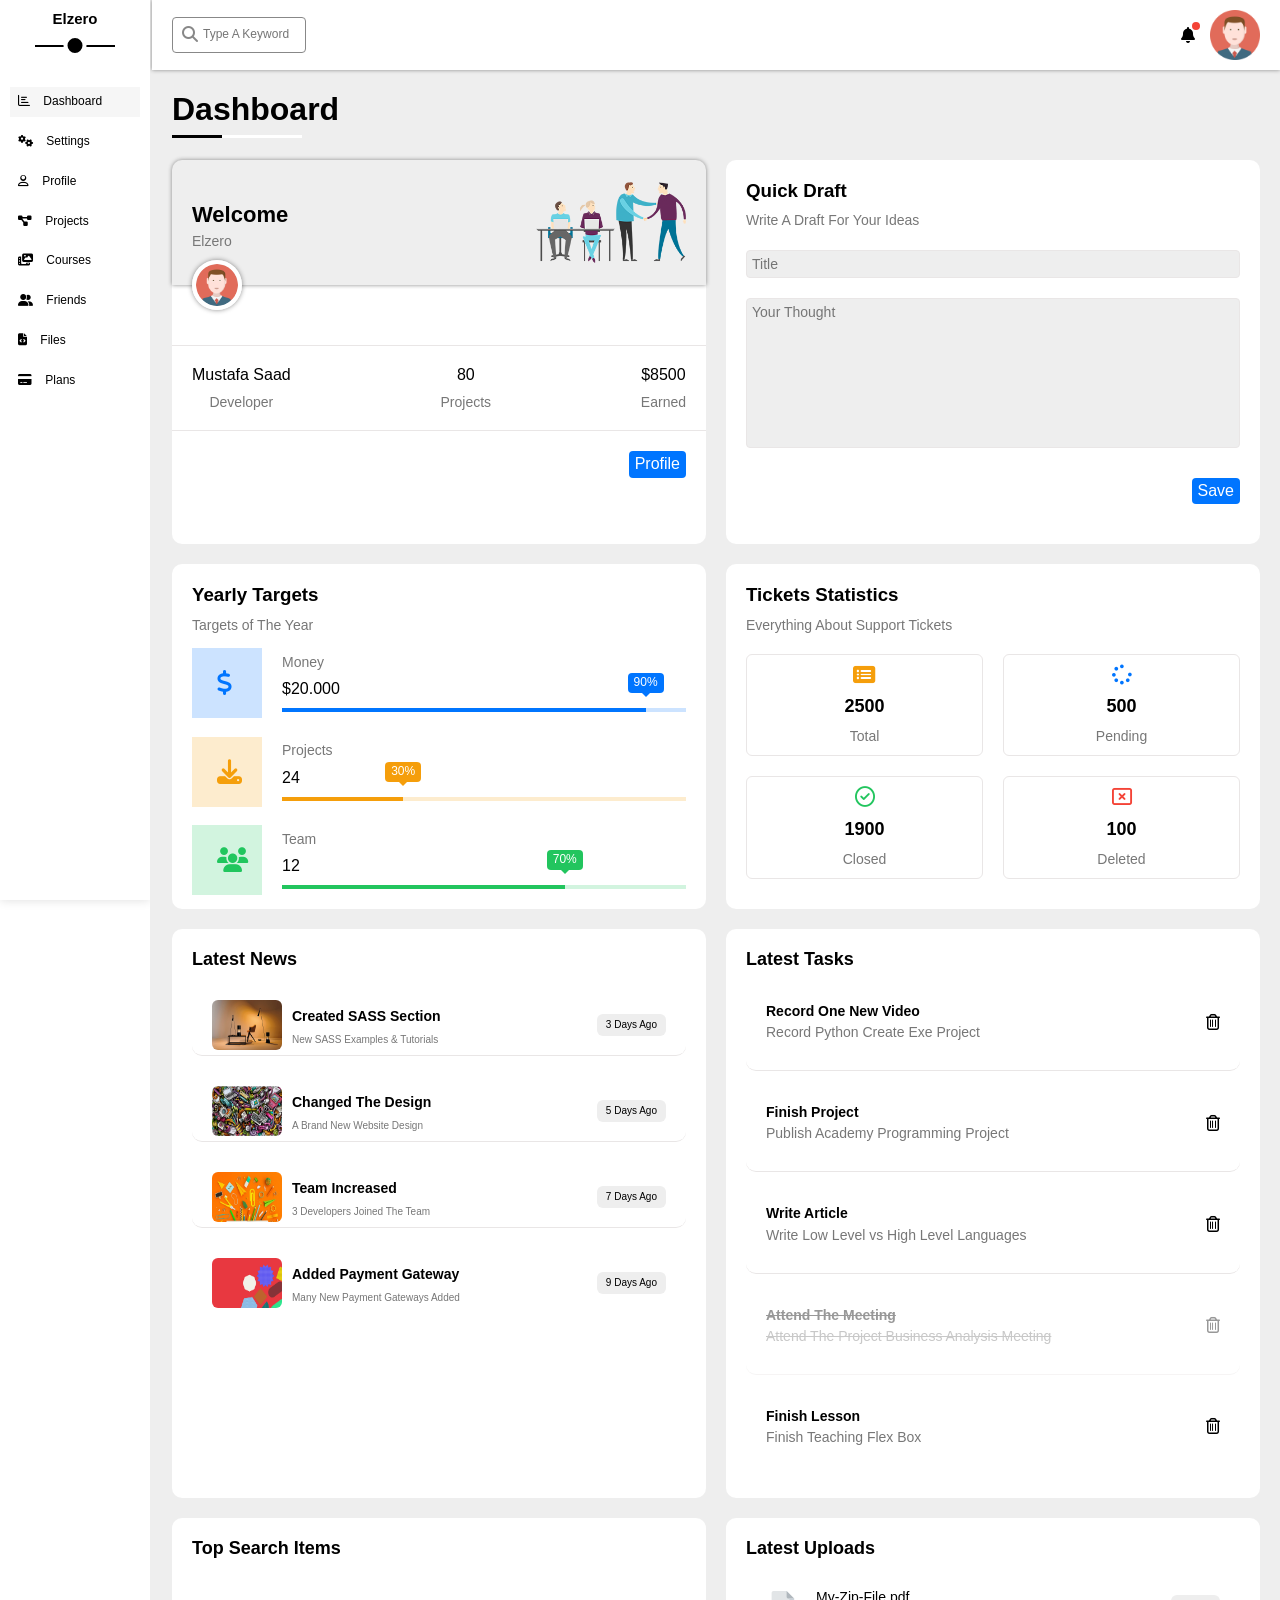
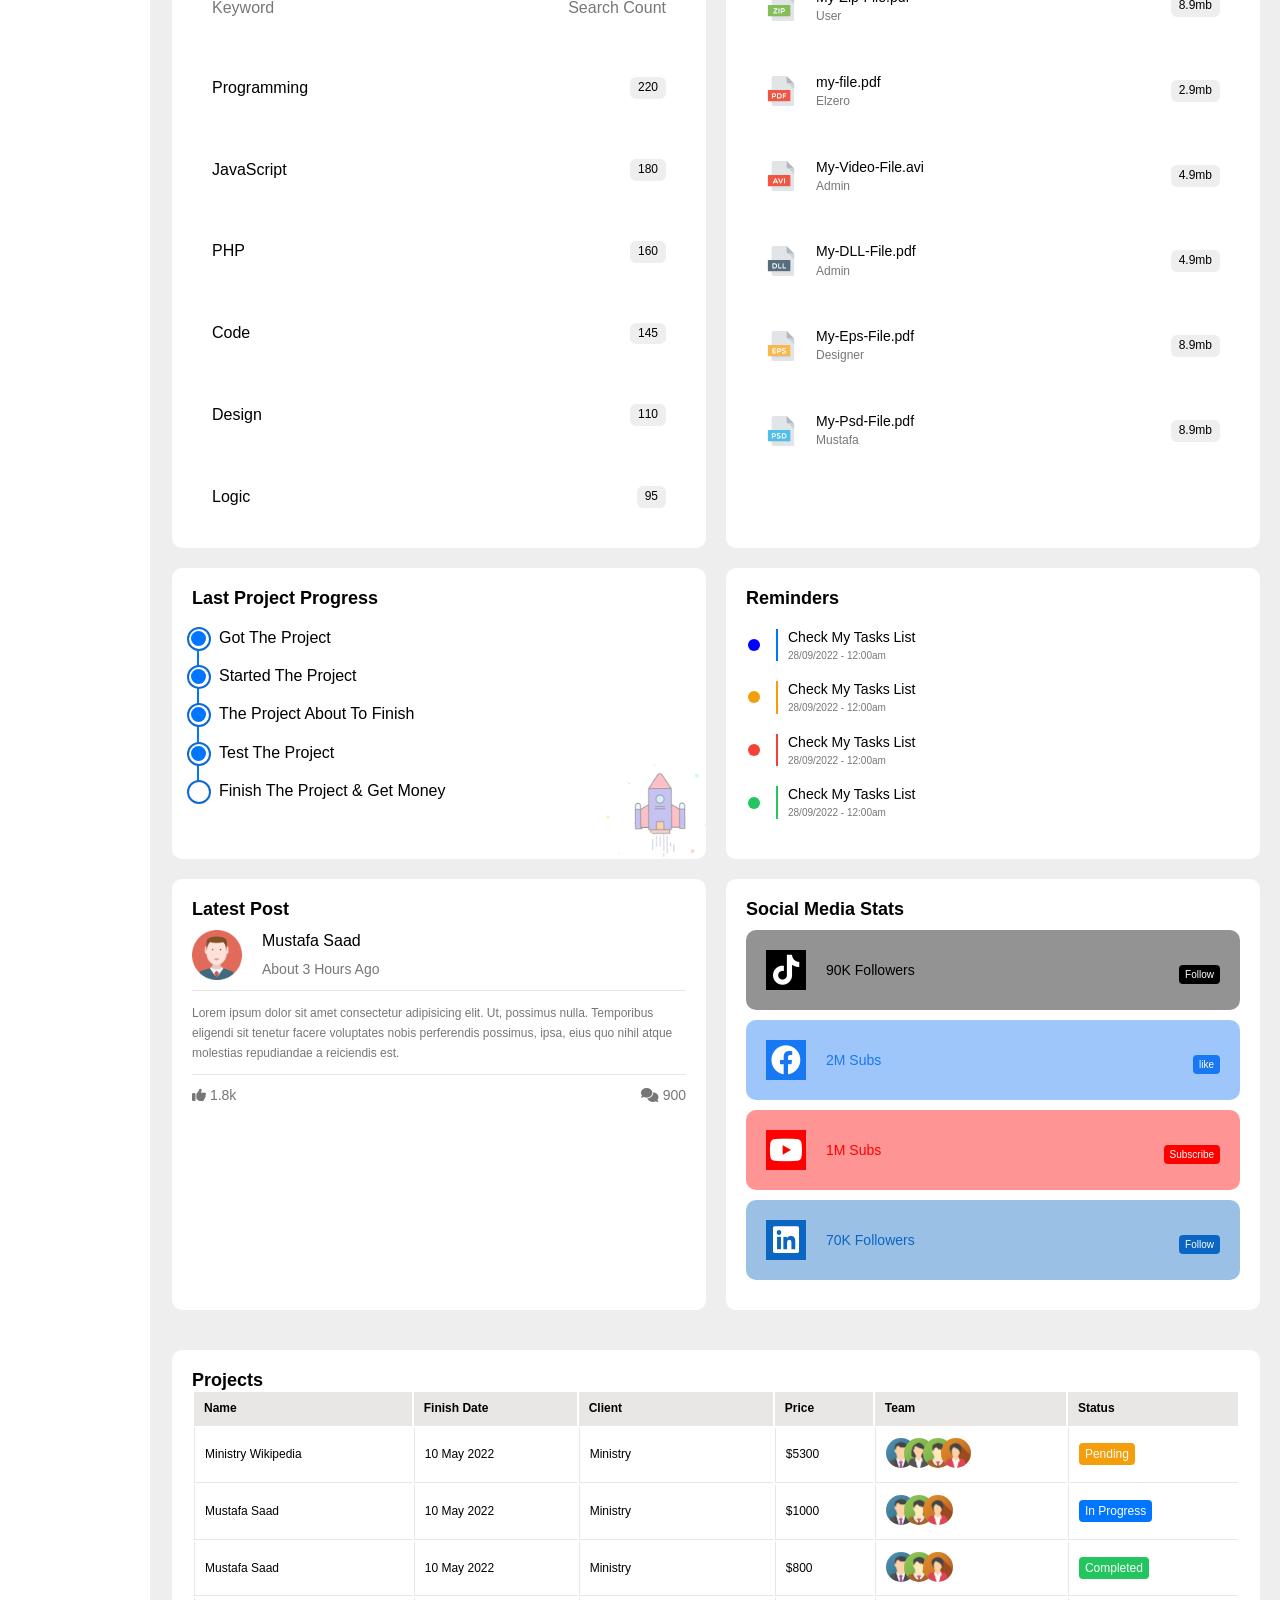
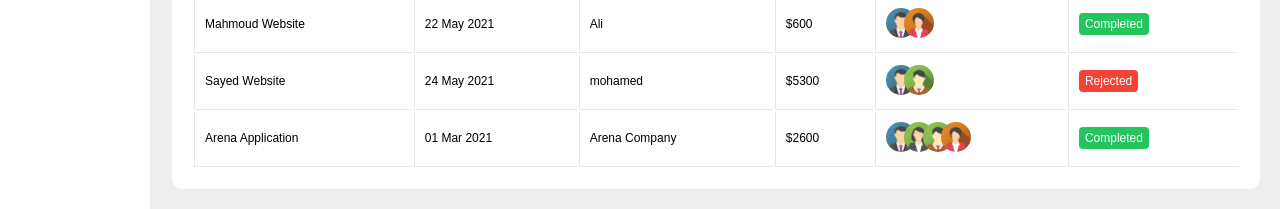
<file: index.html>
<!DOCTYPE html>
<html lang="en">

<head>
  <meta charset="UTF-8">
  <meta name="viewport" content="width=device-width, initial-scale=1.0">
  <title>Dashboard </title>
  <!-- Main Css file -->
  <link rel="stylesheet" href="Css/main.css">
  <!-- Framework Css -->
  <link rel="stylesheet" href="Css/framework.css">
  <!-- Normalize Css file -->
  <link rel="stylesheet" href="Css/normalize.css">
  <!-- font Awesom library  -->
  <link rel="stylesheet" href="Css/all.min.css">
  <link rel="stylesheet" href="Css/all.css">
  <!-- Google Fonts -->
  <link rel="preconnect" href="https://fonts.googleapis.com">
  <link rel="preconnect" href="https://fonts.gstatic.com" crossorigin>
  <link
    href="https://fonts.googleapis.com/css2?family=Open+Sans:ital,wdth,wght@0,75..100,300..800;1,75..100,300..800&family=Roboto:ital,wdth,wght@0,75..100,100..900;1,75..100,100..900&display=swap"
    rel="stylesheet">
</head>

<body>
  <div class="page">
    <div class="sidebar">
      <h3>Elzero</h3>
      <ul>
        <li>
          <a href="index.html" class="a-first">
            <i class="fa-regular fa-chart-bar"></i>
            <span>Dashboard</span>
          </a>
        </li>
        <li>
          <a href="Settings.html">
            <i class="fa-solid fa-gears"></i>
            <span>Settings</span>
          </a>
        </li>
        <li>
          <a href="Profile.html">
            <i class="fa-regular fa-user"></i>
            <span>Profile</span>
          </a>
        </li>
        <li>
          <a href="Projects.html">
            <i class="fa-solid fa-diagram-project"></i>
            <span>Projects</span>
          </a>
        </li>
        <li>
          <a href="Courses.html">
            <i class="fa-solid fa-photo-film"></i>
            <span>Courses</span>
          </a>
        </li>
        <li>
          <a href="Friends.html">
            <i class="fa-solid fa-user-group"></i>
            <span>Friends</span>
          </a>
        </li>
        <li>
          <a href="Files.html">
            <i class="fa-solid fa-file-code"></i>
            <span>Files</span>
          </a>
        </li>
        <li>
          <a href="Plans.html">
            <i class="fa-solid fa-credit-card"></i>
            <span>Plans</span>
          </a>
        </li>

      </ul>
    </div>
    <div class="content">
      <!-- start head  -->
      <div class="head">
        <div class="clsInput">
          <input type="text" placeholder="Type A Keyword">
        </div>
        <div class="icons">
          <i class="fa-solid fa-bell"></i>
          <img src="imgs/avatar.png" alt="">
        </div>
      </div>
      <!-- end head  -->
      <!-- start text-header   -->
      <h1 class="text-header">Dashboard</h1>
      <!-- start text-header   -->
      <div class="wrapper">
        <!-- start Welcome Widget -->
        <div class="welcome">
          <div class="head">
            <div class="text">
              <h3>Welcome</h3>
              <span>Elzero</span>
            </div>
            <img src="imgs/welcome.png" alt="">
          </div>
          <img src="imgs/avatar.png" alt="">
          <ul>
            <li><span>Mustafa Saad</span><span>Developer</span></li>
            <li><span>80</span><span>Projects</span></li>
            <li><span>$8500</span><span>Earned</span></li>
          </ul>
          <a href="">Profile</a>
        </div>
        <!-- end Welcome Widget -->
        <!-- start quick draft  -->
        <div class="quick">
          <div class="text">
            <h3>Quick Draft</h3>
            <span>Write A Draft For Your Ideas</span>
          </div>
          <form action="">
            <input type="text" placeholder="Title" id="">
            <textarea placeholder="Your Thought" name="" id=""></textarea>
          </form>
          <a href="">Save</a>
        </div>
        <!-- end quick draft  -->
        <!-- start yearly targets  -->
        <div class="target">
          <div class="text">
            <h3>Yearly Targets</h3>
            <span>Targets of The Year</span>
          </div>
          <div class="prog-holder blue">
            <span>Money</span>
            <span>$20.000</span>
            <div class="progress">
              <span style="width:90%" data-progress="90%"></span>
            </div>
          </div>
          <div class="prog-holder orange">
            <span>Projects</span>
            <span>24</span>
            <div class="progress">
              <span style="width:30%" data-progress="30%"></span>
            </div>
          </div>
          <div class="prog-holder green">
            <span>Team</span>
            <span>12</span>
            <div class="progress">
              <span style="width:70%" data-progress="70%"></span>
            </div>
          </div>
        </div>
        <!-- end yearly targets  -->
        <!-- start tickets  -->
        <div class="tickets">
          <div class="text">
            <h3>Tickets Statistics</h3>
            <span>Everything About Support Tickets</span>
          </div>
          <div class="parent-box">
            <div class="box one">
              <i class="fa-solid fa-rectangle-list"></i>
              <h2>2500</h2>
              <span>Total</span>
            </div>
            <div class="box two">
              <i class="fa-solid fa-spinner"></i>
              <h2>500</h2>
              <span>Pending</span>
            </div>
            <div class="box three">
              <i class="fa-regular fa-circle-check"></i>
              <h2>1900</h2>
              <span>Closed</span>
            </div>
            <div class="box four">
              <i class="fa-regular fa-rectangle-xmark"></i>
              <h2>100</h2>
              <span>Deleted</span>
            </div>
          </div>
        </div>
        <!-- end tickets  -->
        <!-- start News  -->
        <div class="news">
          <h2>Latest News</h2>
          <div class="box">
            <img src="imgs/news-01.png" alt="">
            <div class="text">
              <h3>Created SASS Section</h3>
              <span>New SASS Examples & Tutorials</span>
            </div>
            <span>3 Days Ago</span>
          </div>
          <div class="box">
            <img src="imgs/news-04.png" alt="">
            <div class="text">
              <h3>Changed The Design</h3>
              <span>A Brand New Website Design</span>
            </div>
            <span>5 Days Ago</span>
          </div>
          <div class="box">
            <img src="imgs/news-02.png" alt="">
            <div class="text">
              <h3>Team Increased</h3>
              <span>3 Developers Joined The Team</span>
            </div>
            <span>7 Days Ago</span>
          </div>
          <div class="box">
            <img src="imgs/news-03.png" alt="">
            <div class="text">
              <h3>Added Payment Gateway</h3>
              <span>Many New Payment Gateways Added</span>
            </div>
            <span>9 Days Ago</span>
          </div>
        </div>
        <!-- end News  -->
        <!-- start task  -->
        <div class="task">
          <h2>Latest Tasks</h2>
          <div class="box">
            <div class="text">
              <span>Record One New Video</span>
              <span>Record Python Create Exe Project</span>
            </div>
            <i class="fa-regular fa-trash-can"></i>
          </div>
          <div class="box">
            <div class="text">
              <span>Finish Project</span>
              <span>Publish Academy Programming Project</span>
            </div>
            <i class="fa-regular fa-trash-can"></i>
          </div>
          <div class="box">
            <div class="text">
              <span>Write Article</span>
              <span>Write Low Level vs High Level Languages</span>
            </div>
            <i class="fa-regular fa-trash-can"></i>
          </div>
          <div class="box clear">
            <div class="text">
              <span>Attend The Meeting</span>
              <span>Attend The Project Business Analysis Meeting</span>
            </div>
            <i class="fa-regular fa-trash-can"></i>
          </div>
          <div class="box">
            <div class="text">
              <span>Finish Lesson</span>
              <span>Finish Teaching Flex Box</span>
            </div>
            <i class="fa-regular fa-trash-can"></i>
          </div>
        </div>
        <!-- end task  -->
        <!-- start search  -->
        <div class="search">
          <h2>Top Search Items</h2>
          <div class="box">
            <span>Keyword</span>
            <span>Search Count</span>
          </div>
          <div class="box">
            <span>Programming</span>
            <span>220</span>
          </div>
          <div class="box">
            <span>JavaScript</span>
            <span>180 </span>
          </div>
          <div class="box">
            <span>PHP</span>
            <span>160 </span>
          </div>
          <div class="box">
            <span>Code</span>
            <span>145 </span>
          </div>
          <div class="box">
            <span>Design</span>
            <span>110 </span>
          </div>
          <div class="box">
            <span>Logic</span>
            <span>95</span>
          </div>
        </div>
        <!-- end search  -->
        <!-- start upload -->
        <div class="uploads">
          <h2>Latest Uploads</h2>
          <div class="box">
            <div class="image">
              <img src="imgs/zip.svg" alt="">
              <div class="text">
                <span>My-Zip-File.pdf</span>
                <span>User</span>
              </div>
            </div>
            <span>8.9mb</span>
          </div>
          <div class="box">
            <div class="image">
              <img src="imgs/pdf.svg" alt="">
              <div class="text">
                <span>my-file.pdf</span>
                <span>Elzero</span>
              </div>
            </div>
            <span>2.9mb</span>
          </div>
          <div class="box">
            <div class="image">
              <img src="imgs/avi.svg" alt="">
              <div class="text">
                <span>My-Video-File.avi</span>
                <span>Admin</span>
              </div>

            </div>
            <span>4.9mb</span>
          </div>
          <div class="box">
            <div class="image">
              <img src="imgs/dll.svg" alt="">
              <div class="text">
                <span>My-DLL-File.pdf</span>
                <span>Admin</span>
              </div>
            </div>
            <span>4.9mb</span>
          </div>
          <div class="box">
            <div class="image">
              <img src="imgs/eps.svg" alt="">
              <div class="text">
                <span>My-Eps-File.pdf</span>
                <span>Designer</span>
              </div>
            </div>
            <span>8.9mb</span>
          </div>
          <div class="box">
            <div class="image">
              <img src="imgs/psd.svg" alt="">
              <div class="text">
                <span>My-Psd-File.pdf</span>
                <span>Mustafa</span>
              </div>
            </div>
            <span>8.9mb</span>
          </div>
        </div>
        <!-- end upload -->
        <!-- start Project  -->
        <div class="project b-box">
          <h2 class="m-h2 ">Last Project Progress</h2>
          <ul>
            <li> Got The Project </li>
            <li> Started The Project</li>
            <li> The Project About To Finish
            </li>
            <li class="flash"> Test The Project
            </li>
            <li> Finish The Project & Get Money
            </li>
          </ul>
          <img src="imgs/project.png" alt="">
        </div>
        <!-- end Project  -->
        <!-- start Reminders  -->
        <div class="Reminders b-box">
          <h2 class="m-h2 ">Reminders</h2>
          <ul>
            <li> <span>Check My Tasks List</span> <span>28/09/2022 - 12:00am</span> </li>
            <li> <span>Check My Tasks List</span> <span>28/09/2022 - 12:00am</span> </li>
            <li> <span>Check My Tasks List</span> <span>28/09/2022 - 12:00am</span> </li>
            <li> <span>Check My Tasks List</span> <span>28/09/2022 - 12:00am</span> </li>
          </ul>
        </div>
        <!-- end Reminders  -->
        <!-- start post  -->
        <div class="post b-box">
          <h2 class="m-h2 ">Latest Post</h2>
          <div class="box-head">
            <img src="imgs/avatar.png" alt="">
            <div class="text">
              <span>Mustafa Saad</span>
              <span>About 3 Hours Ago</span>
            </div>
          </div>
          <p>Lorem ipsum dolor sit amet consectetur adipisicing elit. Ut, possimus nulla. Temporibus eligendi sit
            tenetur facere voluptates nobis perferendis possimus, ipsa, eius quo nihil atque molestias repudiandae a
            reiciendis est.</p>
          <div class="box-footer">
            <div class="subcribe">
              <i class="fa-solid fa-thumbs-up"></i>
              <span>1.8k</span>
            </div>
            <div class="comments">
              <i class="fa-solid fa-comments"></i>
              <span>900</span>
            </div>
          </div>
        </div>
        <!-- end post  -->
        <!-- start Social  -->
        <div class="social b-box">
          <h2 class="m-h2 ">Social Media Stats</h2>
          <div class="box tiktok ">
            <i class="fa-brands fa-tiktok"></i>
            <span>90K Followers</span>
            <a href="">Follow</a>
          </div>
          <div class="box facebook ">
            <i class="fa-brands fa-facebook"></i>
            <span>2M Subs</span>
            <a href="">like</a>
          </div>
          <div class="box youtube">
            <i class="fa-brands fa-youtube"></i>
            <span>1M Subs</span>
            <a href="">Subscribe</a>
          </div>
          <div class="box linkedin">
            <i class="fa-brands fa-linkedin"></i>
            <span>70K Followers</span>
            <a href="">Follow</a>
          </div>
        </div>
        <!-- end Social  -->
    
      </div>
    <!-- start table  -->
        <div class="table b-box">
          <h2 class="m-h2 ">Projects</h2>
          <div class="responsive-table">
            <table>
              <thead>
                <tr>
                  <th>Name</th>
                  <th>Finish Date</th>
                  <th>Client</th>
                  <th>Price</th>
                  <th>Team</th>
                  <th>Status</th>
                </tr>
              </thead>
              <tbody>
                <tr class="Pending">
                  <td>Ministry Wikipedia</td>
                  <td>10 May 2022</td>
                  <td>Ministry</td>
                  <td>$5300</td>
                  <td>
                    <img src="imgs/team-01.png" alt="">
                    <img src="imgs/team-02.png" alt="">
                    <img src="imgs/team-03.png" alt="">
                    <img src="imgs/team-04.png" alt="">
                  </td>
                  <td><a href="">Pending</a></td>
                </tr>
                <tr class="InProgress">
                  <td>Mustafa Saad</td>
                  <td>10 May 2022</td>
                  <td>Ministry</td>
                  <td>$1000</td>
                  <td>
                    <img src="imgs/team-01.png" alt="">
                    <img src="imgs/team-03.png" alt="">
                    <img src="imgs/team-04.png" alt="">
                  </td>
                  <td><a href="">In Progress</a></td>
                </tr>
                
                <tr class="Completed">
                  <td>Mustafa Saad</td>
                  <td>10 May 2022</td>
                  <td>Ministry</td>
                  <td>$800</td>
                  <td>
                    <img src="imgs/team-01.png" alt="">
                    <img src="imgs/team-03.png" alt="">
                    <img src="imgs/team-04.png" alt="">
                  </td>
                  <td><a href="">Completed</a></td>
                </tr>
                <tr class="Completed">
                  <td>Mahmoud Website</td>
                  <td>22 May 2021</td>
                  <td>Ali</td>
                  <td>$600</td>
                  <td>
                    <img src="imgs/team-01.png" alt="">
                    <img src="imgs/team-04.png" alt="">
                  </td>
                  <td><a href="">Completed</a></td>
                </tr>
                <tr class="Rejected">
                  <td>Sayed Website</td>
                  <td>24 May 2021</td>
                  <td>mohamed</td>
                  <td>$5300</td>
                  <td>
                    <img src="imgs/team-01.png" alt="">
                    <img src="imgs/team-03.png" alt="">
                  </td>
                  <td><a href="">Rejected</a></td>
                </tr>
                <tr  class="Completed">
                  <td>Arena Application</td>
                  <td>01 Mar 2021</td>
                  <td>Arena Company</td>
                  <td>$2600</td>
                  <td>
                    <img src="imgs/team-01.png" alt="">
                    <img src="imgs/team-02.png" alt="">
                    <img src="imgs/team-03.png" alt="">
                    <img src="imgs/team-04.png" alt="">
                  </td>
                  <td><a href="">Completed</a></td>
                </tr>
              </tbody>
            </table>
          </div>
        </div>
        <!-- end table  -->
    </div>
  </div>
  </div>

</body>

</html>
</file>
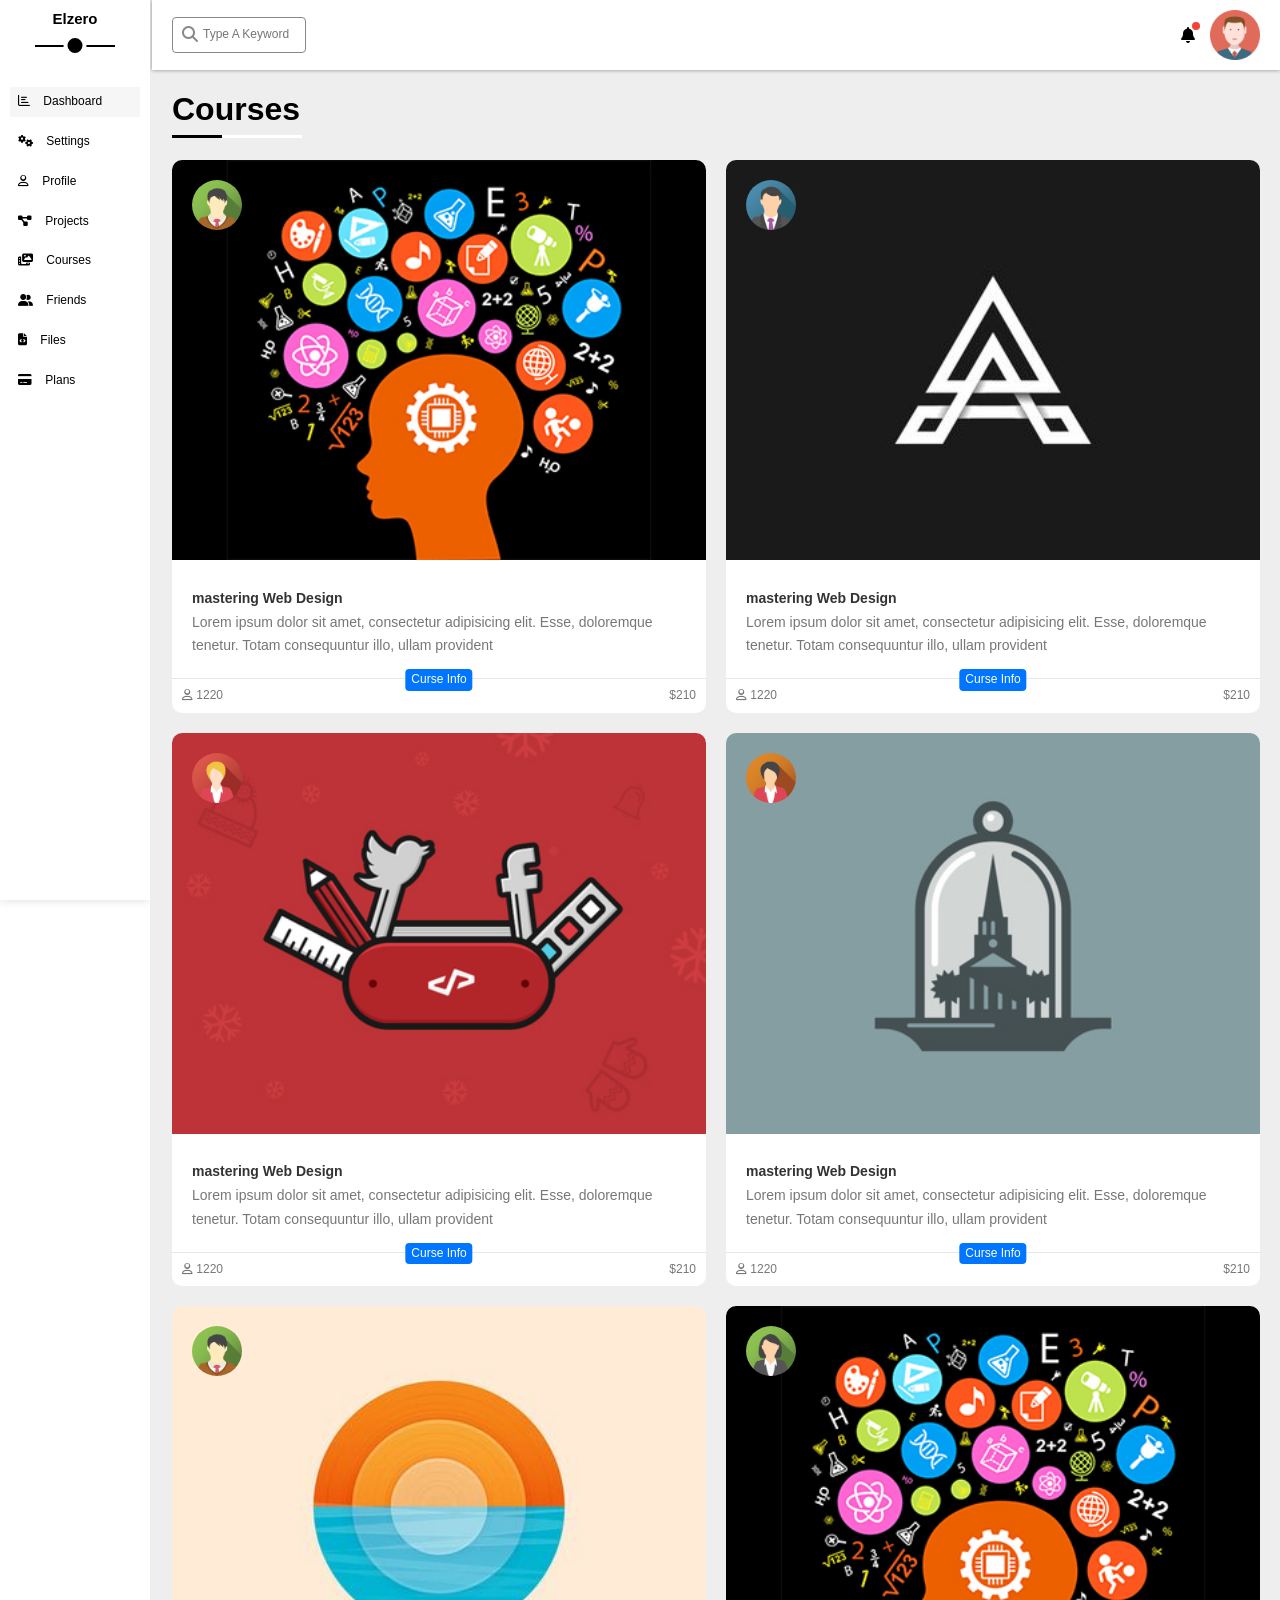
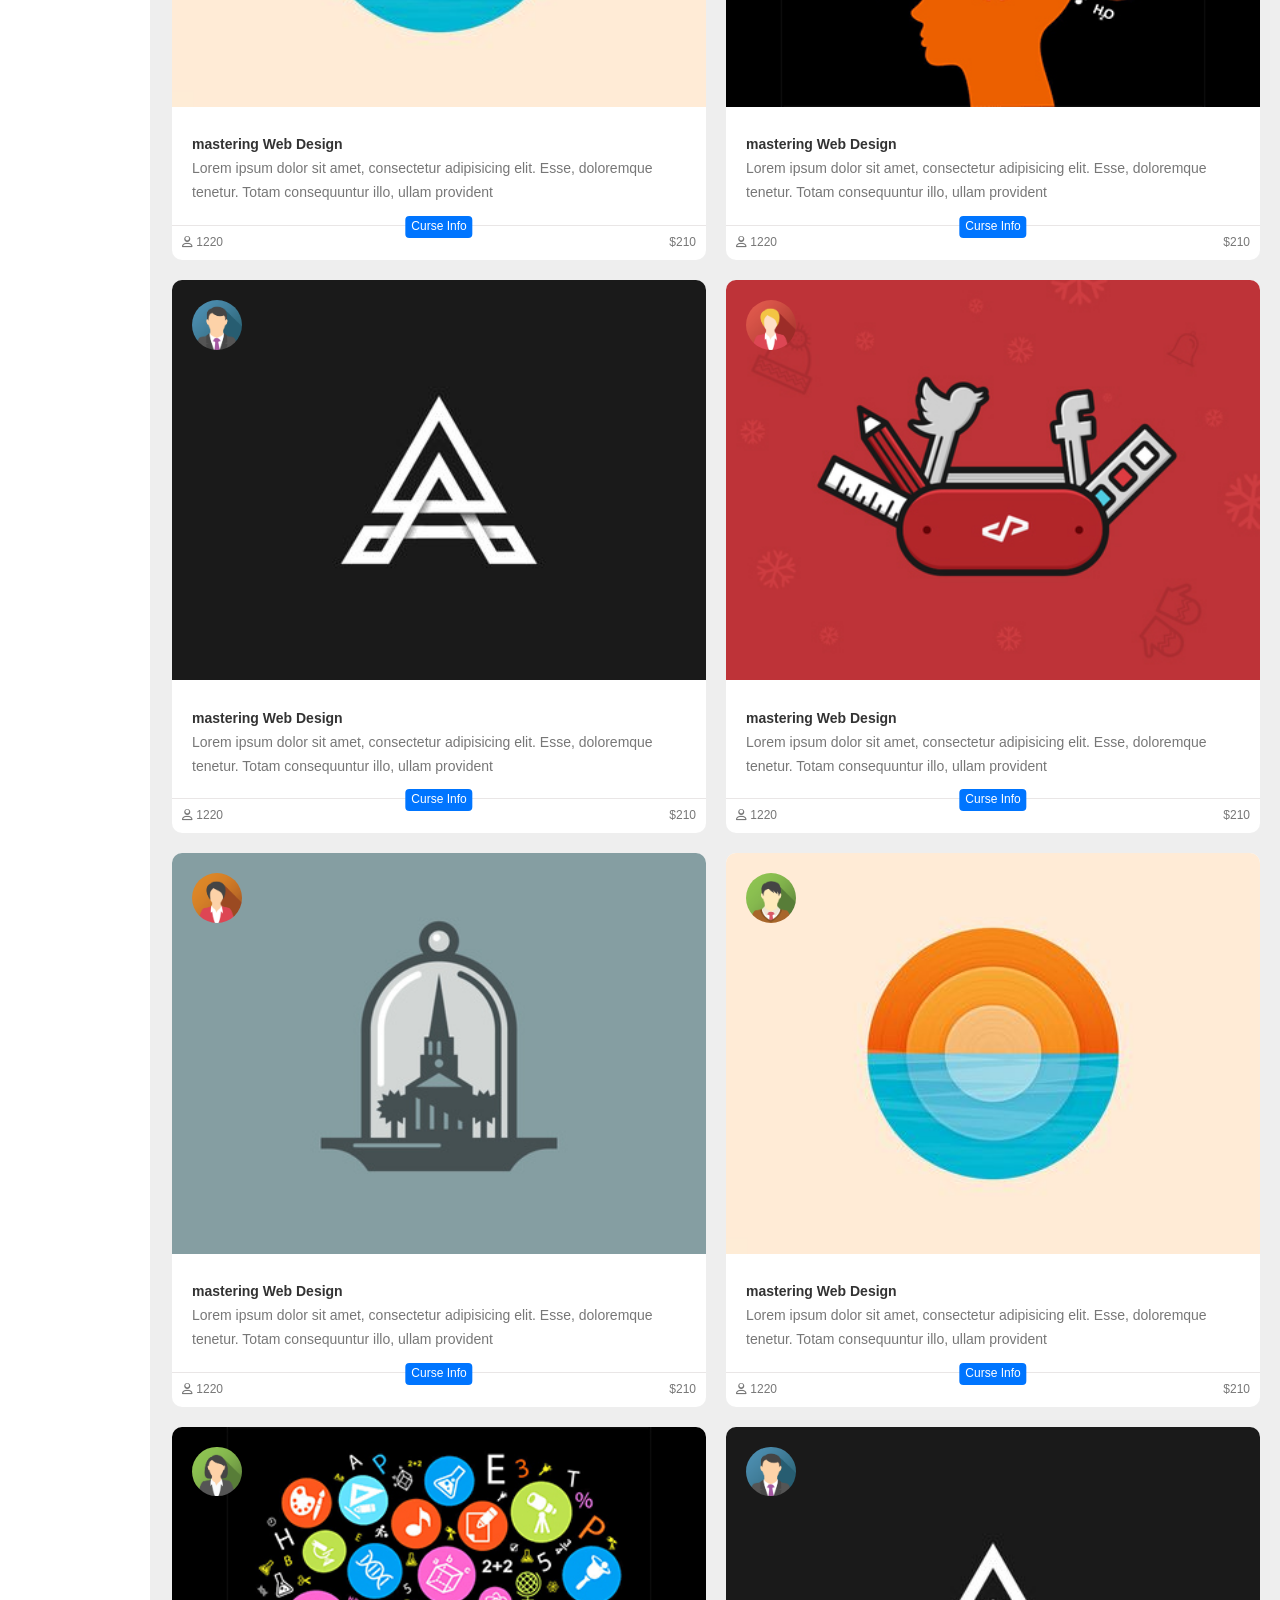
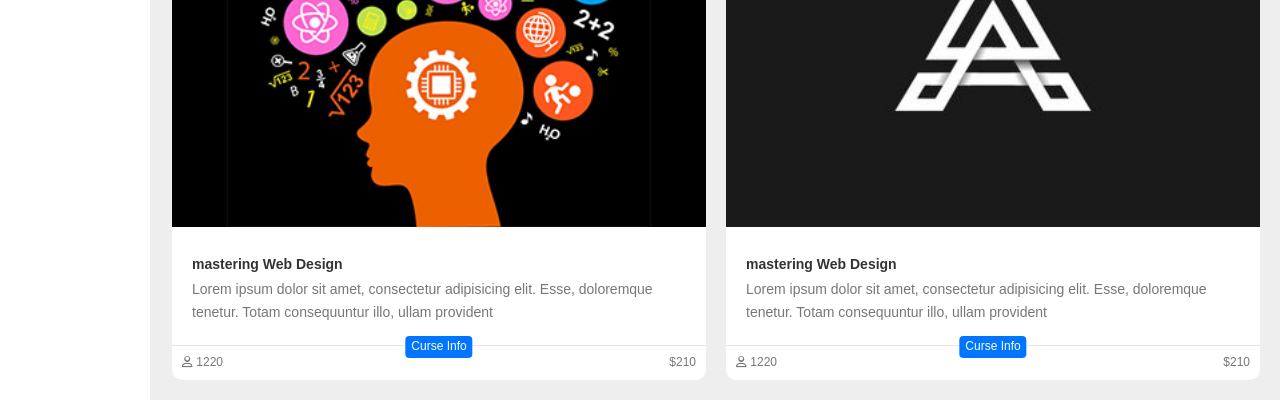
<file: Courses.html>
<!DOCTYPE html>
<html lang="en">

<head>
  <meta charset="UTF-8">
  <meta name="viewport" content="width=device-width, initial-scale=1.0">
  <title>Courses </title>
  <!-- Main Css file -->
  <link rel="stylesheet" href="Css/main.css">
  <!-- framework css file  -->
  <link rel="stylesheet" href="Css/framework.css">
  <!-- Normalize Css file -->
  <link rel="stylesheet" href="Css/normalize.css">
  <!-- font Awesom library  -->
  <link rel="stylesheet" href="Css/all.min.css">
  <link rel="stylesheet" href="Css/all.css">
  <!-- Google Fonts -->
  <link rel="preconnect" href="https://fonts.googleapis.com">
  <link rel="preconnect" href="https://fonts.gstatic.com" crossorigin>
  <link
    href="https://fonts.googleapis.com/css2?family=Open+Sans:ital,wdth,wght@0,75..100,300..800;1,75..100,300..800&family=Roboto:ital,wdth,wght@0,75..100,100..900;1,75..100,100..900&display=swap"
    rel="stylesheet">
</head>

<body>
  <div class="page">
    <div class="sidebar">
      <h3>Elzero</h3>
      <ul>
        <li>
          <a href="index.html" class="a-first">
            <i class="fa-regular fa-chart-bar"></i>
            <span>Dashboard</span>
          </a>
        </li>
        <li>
          <a href="Settings.html">
            <i class="fa-solid fa-gears"></i>
            <span>Settings</span>
          </a>
        </li>
        <li>
          <a href="Profile.html">
            <i class="fa-regular fa-user"></i>
            <span>Profile</span>
          </a>
        </li>
        <li>
          <a href="Projects.html">
            <i class="fa-solid fa-diagram-project"></i>
            <span>Projects</span>
          </a>
        </li>
        <li>
          <a href="Courses.html">
            <i class="fa-solid fa-photo-film"></i>
            <span>Courses</span>
          </a>
        </li>
        <li>
          <a href="Friends.html">
            <i class="fa-solid fa-user-group"></i>
            <span>Friends</span>
          </a>
        </li>
        <li>
          <a href="Files.html">
            <i class="fa-solid fa-file-code"></i>
            <span>Files</span>
          </a>
        </li>
        <li>
          <a href="Plans.html">
            <i class="fa-solid fa-credit-card"></i>
            <span>Plans</span>
          </a>
        </li>

      </ul>
    </div>
    <div class="content">
      <!-- start head  -->
      <div class="head">
        <div class="clsInput">
          <input type="text" placeholder="Type A Keyword">
        </div>
        <div class="icons">
          <i class="fa-solid fa-bell"></i>
          <img src="imgs/avatar.png" alt="">
        </div>
      </div>
      <!-- end head  -->
      <!-- start text-header   -->
      <h1 class="text-header">Courses</h1>
      <!-- start text-header   -->
      <div class="wrapper">
        <div class="course-box ">
          <div class="image">
            <img src="imgs/course-02.jpg" alt="">
            <img src="imgs/team-03.png" alt="">
          </div>
          <div class="course-text">
            <h2>mastering Web Design</h2>
            <p>Lorem ipsum dolor sit amet, consectetur adipisicing elit. Esse, doloremque tenetur. Totam consequuntur
              illo, ullam provident</p>
          </div>
          <div class="footer">
            <div class="start">
              <i class="fa-regular fa-user"></i>
              <span>1220</span>
            </div>
            <span>Curse Info</span>
            <span>$210</span>
          </div>
        </div>
        <div class="course-box ">
          <div class="image">
            <img src="imgs/course-01.jpg" alt="">
            <img src="imgs/team-01.png" alt="">
          </div>
          <div class="course-text">
            <h2>mastering Web Design</h2>
            <p>Lorem ipsum dolor sit amet, consectetur adipisicing elit. Esse, doloremque tenetur. Totam consequuntur
              illo, ullam provident</p>
          </div>
          <div class="footer">
            <div class="start">
              <i class="fa-regular fa-user"></i>
              <span>1220</span>
            </div>
            <span>Curse Info</span>
            <span>$210</span>
          </div>
        </div>
        <div class="course-box ">
          <div class="image">
            <img src="imgs/course-05.jpg" alt="">
            <img src="imgs/team-05.png" alt="">
          </div>
          <div class="course-text">
            <h2>mastering Web Design</h2>
            <p>Lorem ipsum dolor sit amet, consectetur adipisicing elit. Esse, doloremque tenetur. Totam consequuntur
              illo, ullam provident</p>
          </div>
          <div class="footer">
            <div class="start">
              <i class="fa-regular fa-user"></i>
              <span>1220</span>
            </div>
            <span>Curse Info</span>
            <span>$210</span>
          </div>
        </div>
        <div class="course-box ">
          <div class="image">
            <img src="imgs/course-04.jpg" alt="">
            <img src="imgs/team-04.png" alt="">
          </div>
          <div class="course-text">
            <h2>mastering Web Design</h2>
            <p>Lorem ipsum dolor sit amet, consectetur adipisicing elit. Esse, doloremque tenetur. Totam consequuntur
              illo, ullam provident</p>
          </div>
          <div class="footer">
            <div class="start">
              <i class="fa-regular fa-user"></i>
              <span>1220</span>
            </div>
            <span>Curse Info</span>
            <span>$210</span>
          </div>
        </div>
        <div class="course-box ">
          <div class="image">
            <img src="imgs/course-03.jpg" alt="">
            <img src="imgs/team-03.png" alt="">
          </div>
          <div class="course-text">
            <h2>mastering Web Design</h2>
            <p>Lorem ipsum dolor sit amet, consectetur adipisicing elit. Esse, doloremque tenetur. Totam consequuntur
              illo, ullam provident</p>
          </div>
          <div class="footer">
            <div class="start">
              <i class="fa-regular fa-user"></i>
              <span>1220</span>
            </div>
            <span>Curse Info</span>
            <span>$210</span>
          </div>
        </div>
        <div class="course-box ">
          <div class="image">
            <img src="imgs/course-02.jpg" alt="">
            <img src="imgs/team-02.png" alt="">
          </div>
          <div class="course-text">
            <h2>mastering Web Design</h2>
            <p>Lorem ipsum dolor sit amet, consectetur adipisicing elit. Esse, doloremque tenetur. Totam consequuntur
              illo, ullam provident</p>
          </div>
          <div class="footer">
            <div class="start">
              <i class="fa-regular fa-user"></i>
              <span>1220</span>
            </div>
            <span>Curse Info</span>
            <span>$210</span>
          </div>
        </div>
        <div class="course-box ">
          <div class="image">
            <img src="imgs/course-01.jpg" alt="">
            <img src="imgs/team-01.png" alt="">
          </div>
          <div class="course-text">
            <h2>mastering Web Design</h2>
            <p>Lorem ipsum dolor sit amet, consectetur adipisicing elit. Esse, doloremque tenetur. Totam consequuntur
              illo, ullam provident</p>
          </div>
          <div class="footer">
            <div class="start">
              <i class="fa-regular fa-user"></i>
              <span>1220</span>
            </div>
            <span>Curse Info</span>
            <span>$210</span>
          </div>
        </div>
        <div class="course-box ">
          <div class="image">
            <img src="imgs/course-05.jpg" alt="">
            <img src="imgs/team-05.png" alt="">
          </div>
          <div class="course-text">
            <h2>mastering Web Design</h2>
            <p>Lorem ipsum dolor sit amet, consectetur adipisicing elit. Esse, doloremque tenetur. Totam consequuntur
              illo, ullam provident</p>
          </div>
          <div class="footer">
            <div class="start">
              <i class="fa-regular fa-user"></i>
              <span>1220</span>
            </div>
            <span>Curse Info</span>
            <span>$210</span>
          </div>
        </div>
        <div class="course-box ">
          <div class="image">
            <img src="imgs/course-04.jpg" alt="">
            <img src="imgs/team-04.png" alt="">
          </div>
          <div class="course-text">
            <h2>mastering Web Design</h2>
            <p>Lorem ipsum dolor sit amet, consectetur adipisicing elit. Esse, doloremque tenetur. Totam consequuntur
              illo, ullam provident</p>
          </div>
          <div class="footer">
            <div class="start">
              <i class="fa-regular fa-user"></i>
              <span>1220</span>
            </div>
            <span>Curse Info</span>
            <span>$210</span>
          </div>
        </div>
        <div class="course-box ">
          <div class="image">
            <img src="imgs/course-03.jpg" alt="">
            <img src="imgs/team-03.png" alt="">
          </div>
          <div class="course-text">
            <h2>mastering Web Design</h2>
            <p>Lorem ipsum dolor sit amet, consectetur adipisicing elit. Esse, doloremque tenetur. Totam consequuntur
              illo, ullam provident</p>
          </div>
          <div class="footer">
            <div class="start">
              <i class="fa-regular fa-user"></i>
              <span>1220</span>
            </div>
            <span>Curse Info</span>
            <span>$210</span>
          </div>
        </div>
        <div class="course-box ">
          <div class="image">
            <img src="imgs/course-02.jpg" alt="">
            <img src="imgs/team-02.png" alt="">
          </div>
          <div class="course-text">
            <h2>mastering Web Design</h2>
            <p>Lorem ipsum dolor sit amet, consectetur adipisicing elit. Esse, doloremque tenetur. Totam consequuntur
              illo, ullam provident</p>
          </div>
          <div class="footer">
            <div class="start">
              <i class="fa-regular fa-user"></i>
              <span>1220</span>
            </div>
            <span>Curse Info</span>
            <span>$210</span>
          </div>
        </div>
        <div class="course-box ">
          <div class="image">
            <img src="imgs/course-01.jpg" alt="">
            <img src="imgs/team-01.png" alt="">
          </div>
          <div class="course-text">
            <h2>mastering Web Design</h2>
            <p>Lorem ipsum dolor sit amet, consectetur adipisicing elit. Esse, doloremque tenetur. Totam consequuntur
              illo, ullam provident</p>
          </div>
          <div class="footer">
            <div class="start">
              <i class="fa-regular fa-user"></i>
              <span>1220</span>
            </div>
            <span>Curse Info</span>
            <span>$210</span>
          </div>
        </div>
      </div>
    </div>
  </div>

</body>


</html>
</file>
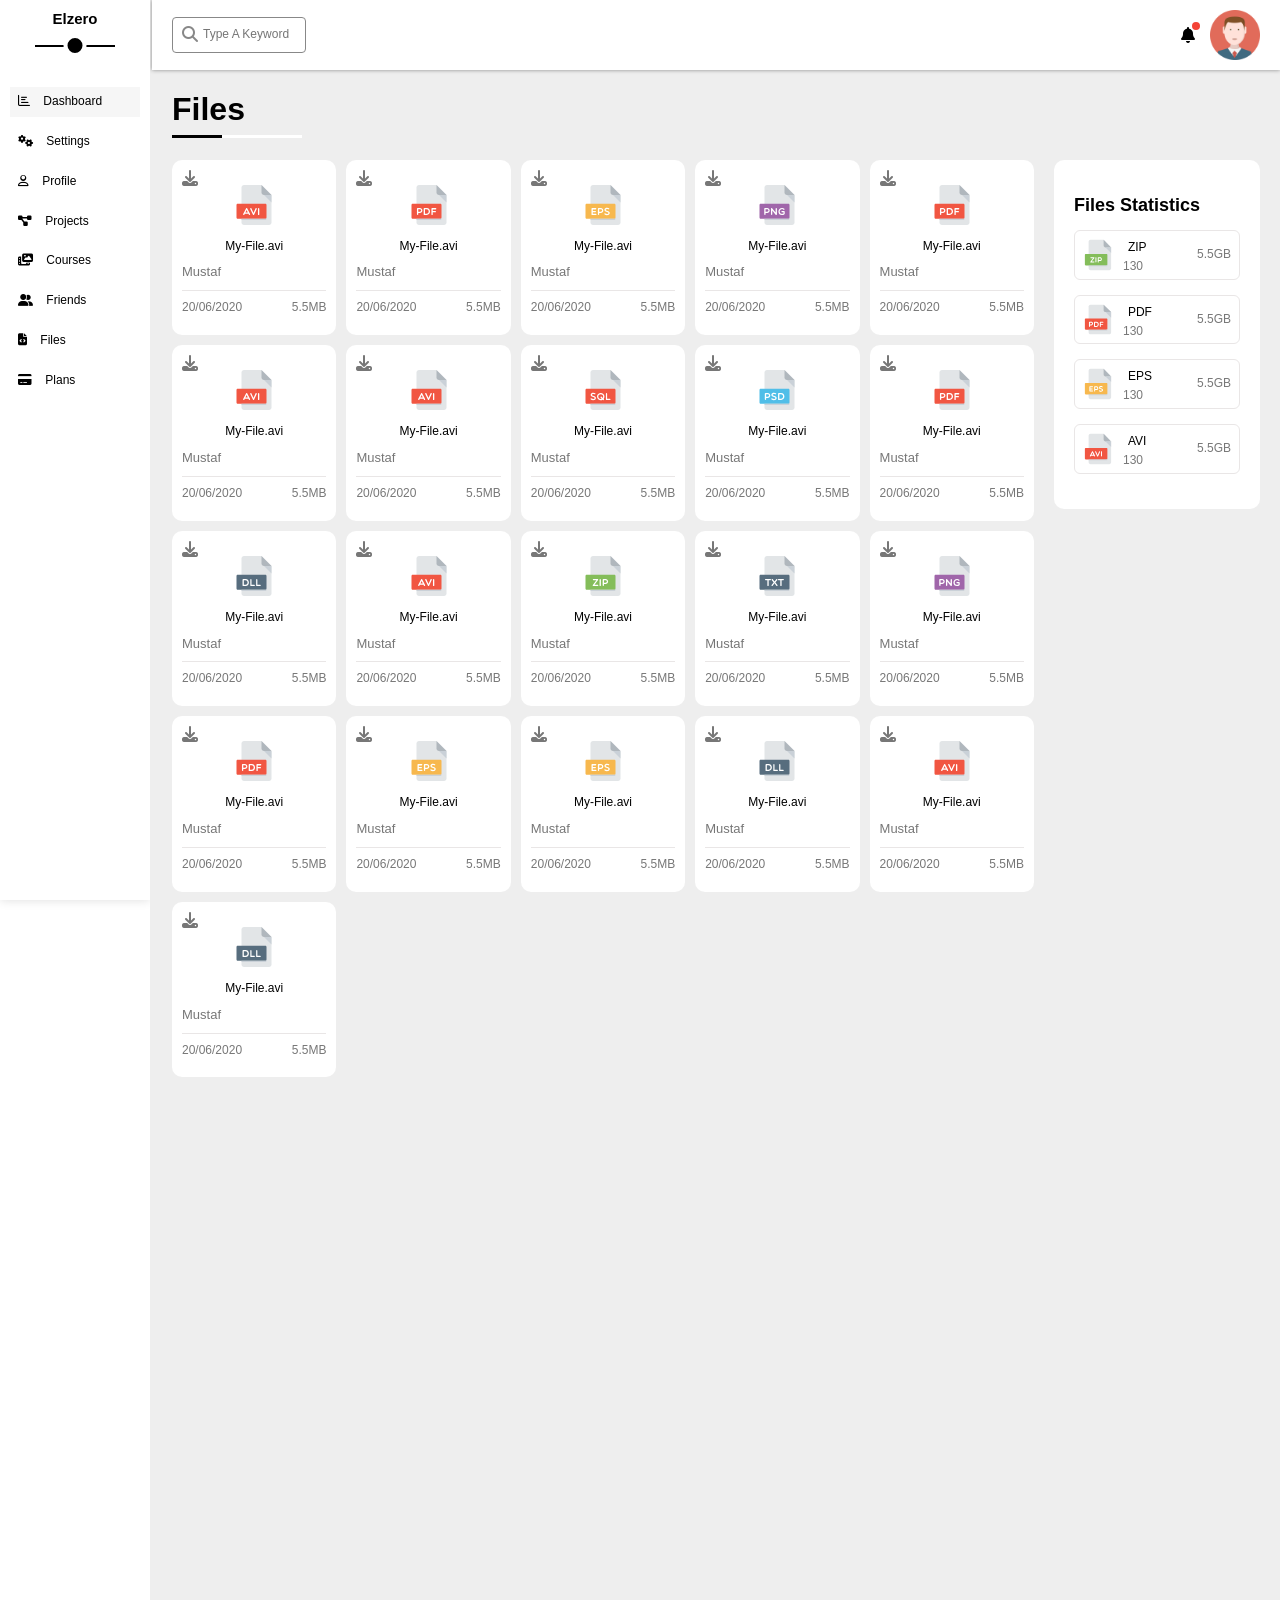
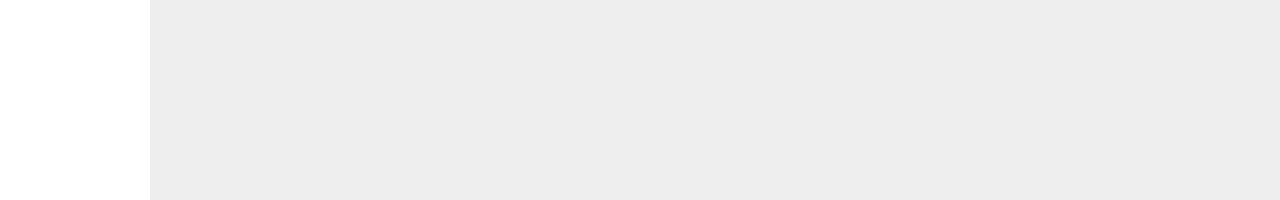
<file: Files.html>
<!DOCTYPE html>
<html lang="en">

<head>
  <meta charset="UTF-8">
  <meta name="viewport" content="width=device-width, initial-scale=1.0">
  <title>Files </title>
  <!-- Main Css file -->
  <link rel="stylesheet" href="Css/main.css">
  <!-- framework css file  -->
  <link rel="stylesheet" href="Css/framework.css">
  <!-- Normalize Css file -->
  <link rel="stylesheet" href="Css/normalize.css">
  <!-- font Awesom library  -->
  <link rel="stylesheet" href="Css/all.min.css">
  <link rel="stylesheet" href="Css/all.css">
  <!-- Google Fonts -->
  <link rel="preconnect" href="https://fonts.googleapis.com">
  <link rel="preconnect" href="https://fonts.gstatic.com" crossorigin>
  <link
    href="https://fonts.googleapis.com/css2?family=Open+Sans:ital,wdth,wght@0,75..100,300..800;1,75..100,300..800&family=Roboto:ital,wdth,wght@0,75..100,100..900;1,75..100,100..900&display=swap"
    rel="stylesheet">
</head>

<body>
  <div class="page">
    <div class="sidebar">
      <h3>Elzero</h3>
      <ul>
        <li>
          <a href="index.html" class="a-first">
            <i class="fa-regular fa-chart-bar"></i>
            <span>Dashboard</span>
          </a>
        </li>
        <li>
          <a href="Settings.html">
            <i class="fa-solid fa-gears"></i>
            <span>Settings</span>
          </a>
        </li>
        <li>
          <a href="Profile.html">
            <i class="fa-regular fa-user"></i>
            <span>Profile</span>
          </a>
        </li>
        <li>
          <a href="Projects.html">
            <i class="fa-solid fa-diagram-project"></i>
            <span>Projects</span>
          </a>
        </li>
        <li>
          <a href="Courses.html">
            <i class="fa-solid fa-photo-film"></i>
            <span>Courses</span>
          </a>
        </li>
        <li>
          <a href="Friends.html">
            <i class="fa-solid fa-user-group"></i>
            <span>Friends</span>
          </a>
        </li>
        <li>
          <a href="Files.html">
            <i class="fa-solid fa-file-code"></i>
            <span>Files</span>
          </a>
        </li>
        <li>
          <a href="Plans.html">
            <i class="fa-solid fa-credit-card"></i>
            <span>Plans</span>
          </a>
        </li>

      </ul>
    </div>
    <div class="content">
      <!-- start head  -->
      <div class="head">
        <div class="clsInput">
          <input type="text" placeholder="Type A Keyword">
        </div>
        <div class="icons">
          <i class="fa-solid fa-bell"></i>
          <img src="imgs/avatar.png" alt="">
        </div>
      </div>
      <!-- end head  -->
      <!-- start text-header   -->
      <h1 class="text-header">Files</h1>
      <!-- start text-header   -->
      <div class="file-wrapper">
        <div class="file-container">
          <div class="file-box ">
            <i class="fa-solid fa-download"></i>
            <div class="image">
              <img src="imgs/avi.svg" alt="">
              <p>My-File.avi</p>
              <span>Mustaf</span>
            </div>
            <div class="footer">
              <span>20/06/2020</span>
              <span>5.5MB</span>
            </div>
          </div>
          <div class="file-box ">
            <i class="fa-solid fa-download"></i>
            <div class="image">
              <img src="imgs/pdf.svg" alt="">
              <p>My-File.avi</p>
              <span>Mustaf</span>
            </div>
            <div class="footer">
              <span>20/06/2020</span>
              <span>5.5MB</span>
            </div>
          </div>
          <div class="file-box ">
            <i class="fa-solid fa-download"></i>
            <div class="image">
              <img src="imgs/eps.svg" alt="">
              <p>My-File.avi</p>
              <span>Mustaf</span>
            </div>
            <div class="footer">
              <span>20/06/2020</span>
              <span>5.5MB</span>
            </div>
          </div>
          <div class="file-box ">
            <i class="fa-solid fa-download"></i>
            <div class="image">
              <img src="imgs/png.svg" alt="">
              <p>My-File.avi</p>
              <span>Mustaf</span>
            </div>
            <div class="footer">
              <span>20/06/2020</span>
              <span>5.5MB</span>
            </div>
          </div>
          <div class="file-box ">
            <i class="fa-solid fa-download"></i>
            <div class="image">
              <img src="imgs/pdf.svg" alt="">
              <p>My-File.avi</p>
              <span>Mustaf</span>
            </div>
            <div class="footer">
              <span>20/06/2020</span>
              <span>5.5MB</span>
            </div>
          </div>
          <div class="file-box ">
            <i class="fa-solid fa-download"></i>
            <div class="image">
              <img src="imgs/avi.svg" alt="">
              <p>My-File.avi</p>
              <span>Mustaf</span>
            </div>
            <div class="footer">
              <span>20/06/2020</span>
              <span>5.5MB</span>
            </div>
          </div>
          <div class="file-box ">
            <i class="fa-solid fa-download"></i>
            <div class="image">
              <img src="imgs/avi.svg" alt="">
              <p>My-File.avi</p>
              <span>Mustaf</span>
            </div>
            <div class="footer">
              <span>20/06/2020</span>
              <span>5.5MB</span>
            </div>
          </div>
          <div class="file-box ">
            <i class="fa-solid fa-download"></i>
            <div class="image">
              <img src="imgs/sql.svg" alt="">
              <p>My-File.avi</p>
              <span>Mustaf</span>
            </div>
            <div class="footer">
              <span>20/06/2020</span>
              <span>5.5MB</span>
            </div>
          </div>
          <div class="file-box ">
            <i class="fa-solid fa-download"></i>
            <div class="image">
              <img src="imgs/psd.svg" alt="">
              <p>My-File.avi</p>
              <span>Mustaf</span>
            </div>
            <div class="footer">
              <span>20/06/2020</span>
              <span>5.5MB</span>
            </div>
          </div>
          <div class="file-box ">
            <i class="fa-solid fa-download"></i>
            <div class="image">
              <img src="imgs/pdf.svg" alt="">
              <p>My-File.avi</p>
              <span>Mustaf</span>
            </div>
            <div class="footer">
              <span>20/06/2020</span>
              <span>5.5MB</span>
            </div>
          </div>
          <div class="file-box ">
            <i class="fa-solid fa-download"></i>
            <div class="image">
              <img src="imgs/dll.svg" alt="">
              <p>My-File.avi</p>
              <span>Mustaf</span>
            </div>
            <div class="footer">
              <span>20/06/2020</span>
              <span>5.5MB</span>
            </div>
          </div>
          <div class="file-box ">
            <i class="fa-solid fa-download"></i>
            <div class="image">
              <img src="imgs/avi.svg" alt="">
              <p>My-File.avi</p>
              <span>Mustaf</span>
            </div>
            <div class="footer">
              <span>20/06/2020</span>
              <span>5.5MB</span>
            </div>
          </div>
          <div class="file-box ">
            <i class="fa-solid fa-download"></i>
            <div class="image">
              <img src="imgs/zip.svg" alt="">
              <p>My-File.avi</p>
              <span>Mustaf</span>
            </div>
            <div class="footer">
              <span>20/06/2020</span>
              <span>5.5MB</span>
            </div>
          </div>
          <div class="file-box ">
            <i class="fa-solid fa-download"></i>
            <div class="image">
              <img src="imgs/txt.svg" alt="">
              <p>My-File.avi</p>
              <span>Mustaf</span>
            </div>
            <div class="footer">
              <span>20/06/2020</span>
              <span>5.5MB</span>
            </div>
          </div>
          <div class="file-box ">
            <i class="fa-solid fa-download"></i>
            <div class="image">
              <img src="imgs/png.svg" alt="">
              <p>My-File.avi</p>
              <span>Mustaf</span>
            </div>
            <div class="footer">
              <span>20/06/2020</span>
              <span>5.5MB</span>
            </div>
          </div>
          <div class="file-box ">
            <i class="fa-solid fa-download"></i>
            <div class="image">
              <img src="imgs/pdf.svg" alt="">
              <p>My-File.avi</p>
              <span>Mustaf</span>
            </div>
            <div class="footer">
              <span>20/06/2020</span>
              <span>5.5MB</span>
            </div>
          </div>
          <div class="file-box ">
            <i class="fa-solid fa-download"></i>
            <div class="image">
              <img src="imgs/eps.svg" alt="">
              <p>My-File.avi</p>
              <span>Mustaf</span>
            </div>
            <div class="footer">
              <span>20/06/2020</span>
              <span>5.5MB</span>
            </div>
          </div>
          <div class="file-box ">
            <i class="fa-solid fa-download"></i>
            <div class="image">
              <img src="imgs/eps.svg" alt="">
              <p>My-File.avi</p>
              <span>Mustaf</span>
            </div>
            <div class="footer">
              <span>20/06/2020</span>
              <span>5.5MB</span>
            </div>
          </div>
          <div class="file-box ">
            <i class="fa-solid fa-download"></i>
            <div class="image">
              <img src="imgs/dll.svg" alt="">
              <p>My-File.avi</p>
              <span>Mustaf</span>
            </div>
            <div class="footer">
              <span>20/06/2020</span>
              <span>5.5MB</span>
            </div>
          </div>
          <div class="file-box ">
            <i class="fa-solid fa-download"></i>
            <div class="image">
              <img src="imgs/avi.svg" alt="">
              <p>My-File.avi</p>
              <span>Mustaf</span>
            </div>
            <div class="footer">
              <span>20/06/2020</span>
              <span>5.5MB</span>
            </div>
          </div>
          <div class="file-box ">
            <i class="fa-solid fa-download"></i>
            <div class="image">
              <img src="imgs/dll.svg" alt="">
              <p>My-File.avi</p>
              <span>Mustaf</span>
            </div>
            <div class="footer">
              <span>20/06/2020</span>
              <span>5.5MB</span>
            </div>
          </div>
        </div>
        <div class="Files-Statistics">
          <h2>Files Statistics</h2>
          <div class="static-box">
            <div class="image">
              <img src="imgs/zip.svg" alt="">
              <div class="text">
                <p> ZIP</p>
                <span>130</span>
              </div>
            </div>

            <span>5.5GB</span>
          </div>
          <div class="static-box">
            <div class="image">
              <img src="imgs/pdf.svg" alt="">
              <div class="text">
                <p> PDF</p>
                <span>130</span>
              </div>
            </div>

            <span>5.5GB</span>
          </div>
          <div class="static-box">
            <div class="image">
              <img src="imgs/eps.svg" alt="">
              <div class="text">
                <p> EPS</p>
                <span>130</span>
              </div>

            </div>
            <span>5.5GB</span>
          </div>
          <div class="static-box">
            <div class="image">
              <img src="imgs/avi.svg" alt="">
              <div class="text">
                <p> AVI</p>
                <span>130</span>
              </div>
            </div>

            <span>5.5GB</span>
          </div>
        </div>
      </div>
    </div>
  </div>

</body>


</html>
</file>
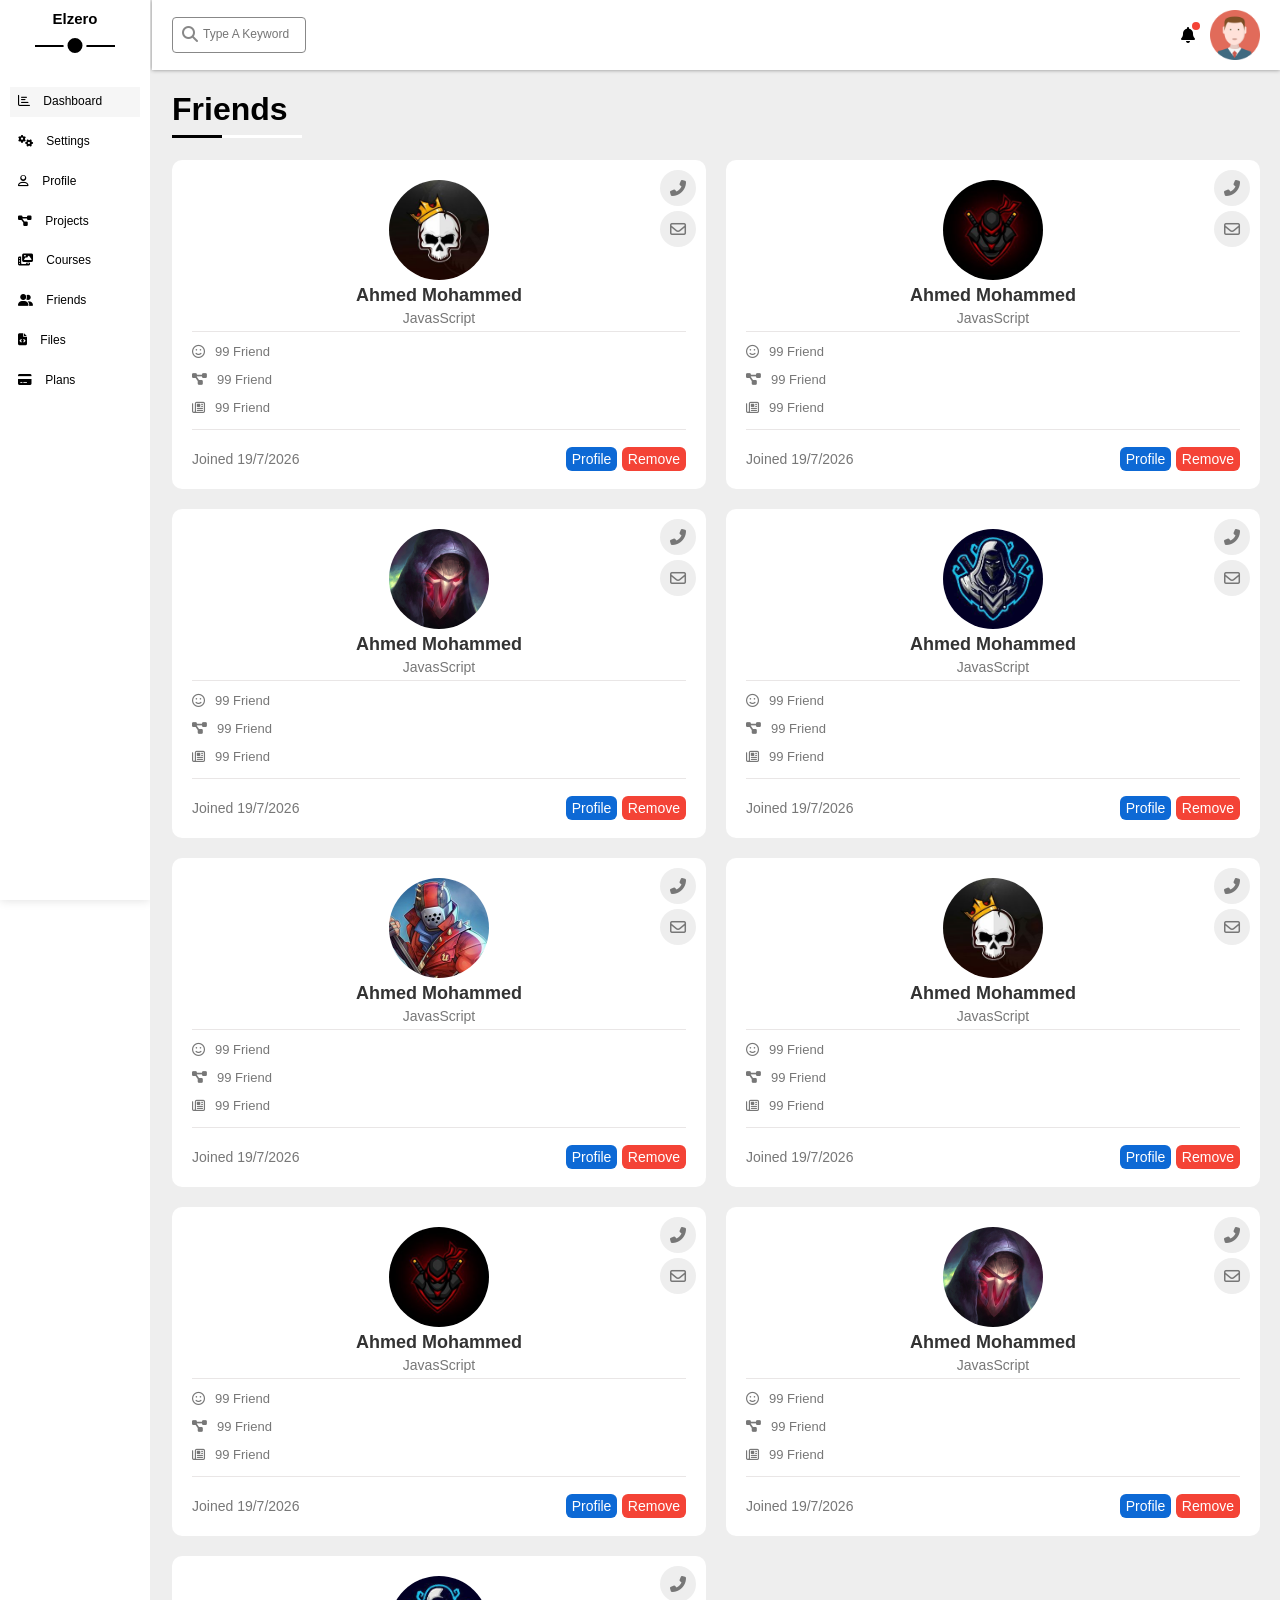
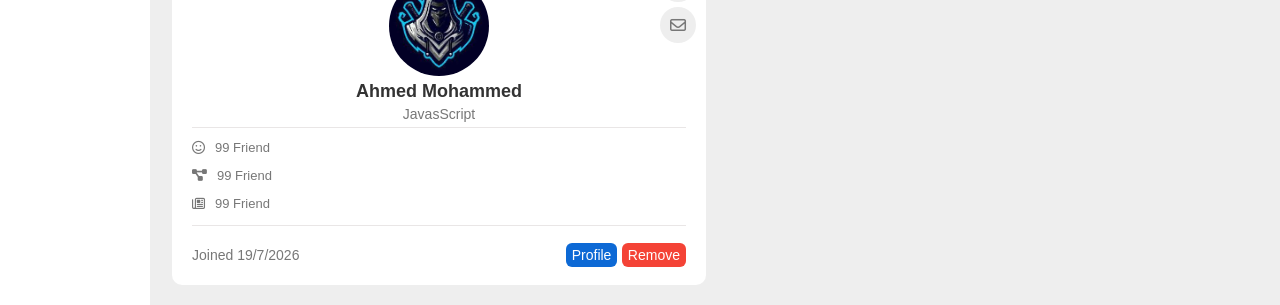
<file: Friends.html>
<!DOCTYPE html>
<html lang="en">

<head>
  <meta charset="UTF-8">
  <meta name="viewport" content="width=device-width, initial-scale=1.0">
  <title>Dashboard </title>
  <!-- Main Css file -->
  <link rel="stylesheet" href="Css/main.css">
  <!-- framework css file  -->
  <link rel="stylesheet" href="Css/framework.css">
  <!-- Normalize Css file -->
  <link rel="stylesheet" href="Css/normalize.css">
  <!-- font Awesom library  -->
  <link rel="stylesheet" href="Css/all.min.css">
  <link rel="stylesheet" href="Css/all.css">
  <!-- Google Fonts -->
  <link rel="preconnect" href="https://fonts.googleapis.com">
  <link rel="preconnect" href="https://fonts.gstatic.com" crossorigin>
  <link
    href="https://fonts.googleapis.com/css2?family=Open+Sans:ital,wdth,wght@0,75..100,300..800;1,75..100,300..800&family=Roboto:ital,wdth,wght@0,75..100,100..900;1,75..100,100..900&display=swap"
    rel="stylesheet">
</head>

<body>
  <div class="page">
    <div class="sidebar">
      <h3>Elzero</h3>
      <ul>
        <li>
          <a href="index.html" class="a-first">
            <i class="fa-regular fa-chart-bar"></i>
            <span>Dashboard</span>
          </a>
        </li>
        <li>
          <a href="Settings.html">
            <i class="fa-solid fa-gears"></i>
            <span>Settings</span>
          </a>
        </li>
        <li>
          <a href="Profile.html">
            <i class="fa-regular fa-user"></i>
            <span>Profile</span>
          </a>
        </li>
        <li>
          <a href="Projects.html">
            <i class="fa-solid fa-diagram-project"></i>
            <span>Projects</span>
          </a>
        </li>
        <li>
          <a href="Courses.html">
            <i class="fa-solid fa-photo-film"></i>
            <span>Courses</span>
          </a>
        </li>
        <li>
          <a href="Friends.html">
            <i class="fa-solid fa-user-group"></i>
            <span>Friends</span>
          </a>
        </li>
        <li>
          <a href="Files.html">
            <i class="fa-solid fa-file-code"></i>
            <span>Files</span>
          </a>
        </li>
        <li>
          <a href="Plans.html">
            <i class="fa-solid fa-credit-card"></i>
            <span>Plans</span>
          </a>
        </li>

      </ul>
    </div>
    <div class="content">
      <!-- start head  -->
      <div class="head">
        <div class="clsInput">
          <input type="text" placeholder="Type A Keyword">
        </div>
        <div class="icons">
          <i class="fa-solid fa-bell"></i>
          <img src="imgs/avatar.png" alt="">
        </div>
      </div>
      <!-- end head  -->
      <!-- start text-header   -->
      <h1 class="text-header">Friends</h1>
      <!-- start text-header   -->
      <div class="wrapper">
        <div class="friend-box b-box">
          <div class="icon">
            <i class="fa-solid fa-phone-flip"></i>
            <i class="fa-regular fa-envelope"></i>
          </div>
          <div class="friend-head">
            <img src="imgs/friend-05.jpg" alt="">
            <h2>Ahmed Mohammed</h2>
            <p>JavasScript</p>
          </div>
          <div class="f-body">
            <p><i class="fa-regular fa-face-smile"></i><span>99 Friend</span></p>
            <p><i class="fa-solid fa-diagram-project"></i><span>99 Friend</span></p>
            <p><i class="fa-regular fa-newspaper"></i><span>99 Friend</span></p>
          </div>
          <div class="footer">
            <span>Joined 19/7/2026</span>
            <div class="mail">
              <a href="">Profile</a>
              <a href="">Remove</a>
            </div>
          </div>
        </div>
        <div class="friend-box b-box">
          <div class="icon">
            <i class="fa-solid fa-phone-flip"></i>
            <i class="fa-regular fa-envelope"></i>
          </div>
          <div class="friend-head">
            <img src="imgs/friend-04.jpg" alt="">
            <h2>Ahmed Mohammed</h2>
            <p>JavasScript</p>
          </div>
          <div class="f-body">
            <p><i class="fa-regular fa-face-smile"></i><span>99 Friend</span></p>
            <p><i class="fa-solid fa-diagram-project"></i><span>99 Friend</span></p>
            <p><i class="fa-regular fa-newspaper"></i><span>99 Friend</span></p>
          </div>
          <div class="footer">
            <span>Joined 19/7/2026</span>
            <div class="mail">
              <a href="">Profile</a>
              <a href="">Remove</a>
            </div>
          </div>
        </div>
        <div class="friend-box b-box">
          <div class="icon">
            <i class="fa-solid fa-phone-flip"></i>
            <i class="fa-regular fa-envelope"></i>
          </div>
          <div class="friend-head">
            <img src="imgs/friend-03.jpg" alt="">
            <h2>Ahmed Mohammed</h2>
            <p>JavasScript</p>
          </div>
          <div class="f-body">
            <p><i class="fa-regular fa-face-smile"></i><span>99 Friend</span></p>
            <p><i class="fa-solid fa-diagram-project"></i><span>99 Friend</span></p>
            <p><i class="fa-regular fa-newspaper"></i><span>99 Friend</span></p>
          </div>
          <div class="footer">
            <span>Joined 19/7/2026</span>
            <div class="mail">
              <a href="">Profile</a>
              <a href="">Remove</a>
            </div>
          </div>
        </div>
        <div class="friend-box b-box">
          <div class="icon">
            <i class="fa-solid fa-phone-flip"></i>
            <i class="fa-regular fa-envelope"></i>
          </div>
          <div class="friend-head">
            <img src="imgs/friend-02.jpg" alt="">
            <h2>Ahmed Mohammed</h2>
            <p>JavasScript</p>
          </div>
          <div class="f-body">
            <p><i class="fa-regular fa-face-smile"></i><span>99 Friend</span></p>
            <p><i class="fa-solid fa-diagram-project"></i><span>99 Friend</span></p>
            <p><i class="fa-regular fa-newspaper"></i><span>99 Friend</span></p>
          </div>
          <div class="footer">
            <span>Joined 19/7/2026</span>
            <div class="mail">
              <a href="">Profile</a>
              <a href="">Remove</a>
            </div>
          </div>
        </div>
        <div class="friend-box b-box">
          <div class="icon">
            <i class="fa-solid fa-phone-flip"></i>
            <i class="fa-regular fa-envelope"></i>
          </div>
          <div class="friend-head">
            <img src="imgs/friend-01.jpg" alt="">
            <h2>Ahmed Mohammed</h2>
            <p>JavasScript</p>
          </div>
          <div class="f-body">
            <p><i class="fa-regular fa-face-smile"></i><span>99 Friend</span></p>
            <p><i class="fa-solid fa-diagram-project"></i><span>99 Friend</span></p>
            <p><i class="fa-regular fa-newspaper"></i><span>99 Friend</span></p>
          </div>
          <div class="footer">
            <span>Joined 19/7/2026</span>
            <div class="mail">
              <a href="">Profile</a>
              <a href="">Remove</a>
            </div>
          </div>
        </div>
        <div class="friend-box b-box">
          <div class="icon">
            <i class="fa-solid fa-phone-flip"></i>
            <i class="fa-regular fa-envelope"></i>
          </div>
          <div class="friend-head">
            <img src="imgs/friend-05.jpg" alt="">
            <h2>Ahmed Mohammed</h2>
            <p>JavasScript</p>
          </div>
          <div class="f-body">
            <p><i class="fa-regular fa-face-smile"></i><span>99 Friend</span></p>
            <p><i class="fa-solid fa-diagram-project"></i><span>99 Friend</span></p>
            <p><i class="fa-regular fa-newspaper"></i><span>99 Friend</span></p>
          </div>
          <div class="footer">
            <span>Joined 19/7/2026</span>
            <div class="mail">
              <a href="">Profile</a>
              <a href="">Remove</a>
            </div>
          </div>
        </div>
        <div class="friend-box b-box">
          <div class="icon">
            <i class="fa-solid fa-phone-flip"></i>
            <i class="fa-regular fa-envelope"></i>
          </div>
          <div class="friend-head">
            <img src="imgs/friend-04.jpg" alt="">
            <h2>Ahmed Mohammed</h2>
            <p>JavasScript</p>
          </div>
          <div class="f-body">
            <p><i class="fa-regular fa-face-smile"></i><span>99 Friend</span></p>
            <p><i class="fa-solid fa-diagram-project"></i><span>99 Friend</span></p>
            <p><i class="fa-regular fa-newspaper"></i><span>99 Friend</span></p>
          </div>
          <div class="footer">
            <span>Joined 19/7/2026</span>
            <div class="mail">
              <a href="">Profile</a>
              <a href="">Remove</a>
            </div>
          </div>
        </div>
        <div class="friend-box b-box">
          <div class="icon">
            <i class="fa-solid fa-phone-flip"></i>
            <i class="fa-regular fa-envelope"></i>
          </div>
          <div class="friend-head">
            <img src="imgs/friend-03.jpg" alt="">
            <h2>Ahmed Mohammed</h2>
            <p>JavasScript</p>
          </div>
          <div class="f-body">
            <p><i class="fa-regular fa-face-smile"></i><span>99 Friend</span></p>
            <p><i class="fa-solid fa-diagram-project"></i><span>99 Friend</span></p>
            <p><i class="fa-regular fa-newspaper"></i><span>99 Friend</span></p>
          </div>
          <div class="footer">
            <span>Joined 19/7/2026</span>
            <div class="mail">
              <a href="">Profile</a>
              <a href="">Remove</a>
            </div>
          </div>
        </div>
        <div class="friend-box b-box">
          <div class="icon">
            <i class="fa-solid fa-phone-flip"></i>
            <i class="fa-regular fa-envelope"></i>
          </div>
          <div class="friend-head">
            <img src="imgs/friend-02.jpg" alt="">
            <h2>Ahmed Mohammed</h2>
            <p>JavasScript</p>
          </div>
          <div class="f-body">
            <p><i class="fa-regular fa-face-smile"></i><span>99 Friend</span></p>
            <p><i class="fa-solid fa-diagram-project"></i><span>99 Friend</span></p>
            <p><i class="fa-regular fa-newspaper"></i><span>99 Friend</span></p>
          </div>
          <div class="footer">
            <span>Joined 19/7/2026</span>
            <div class="mail">
              <a href="">Profile</a>
              <a href="">Remove</a>
            </div>
          </div>
        </div>
      </div>
    </div>
  </div>

</body>


</html>
</file>
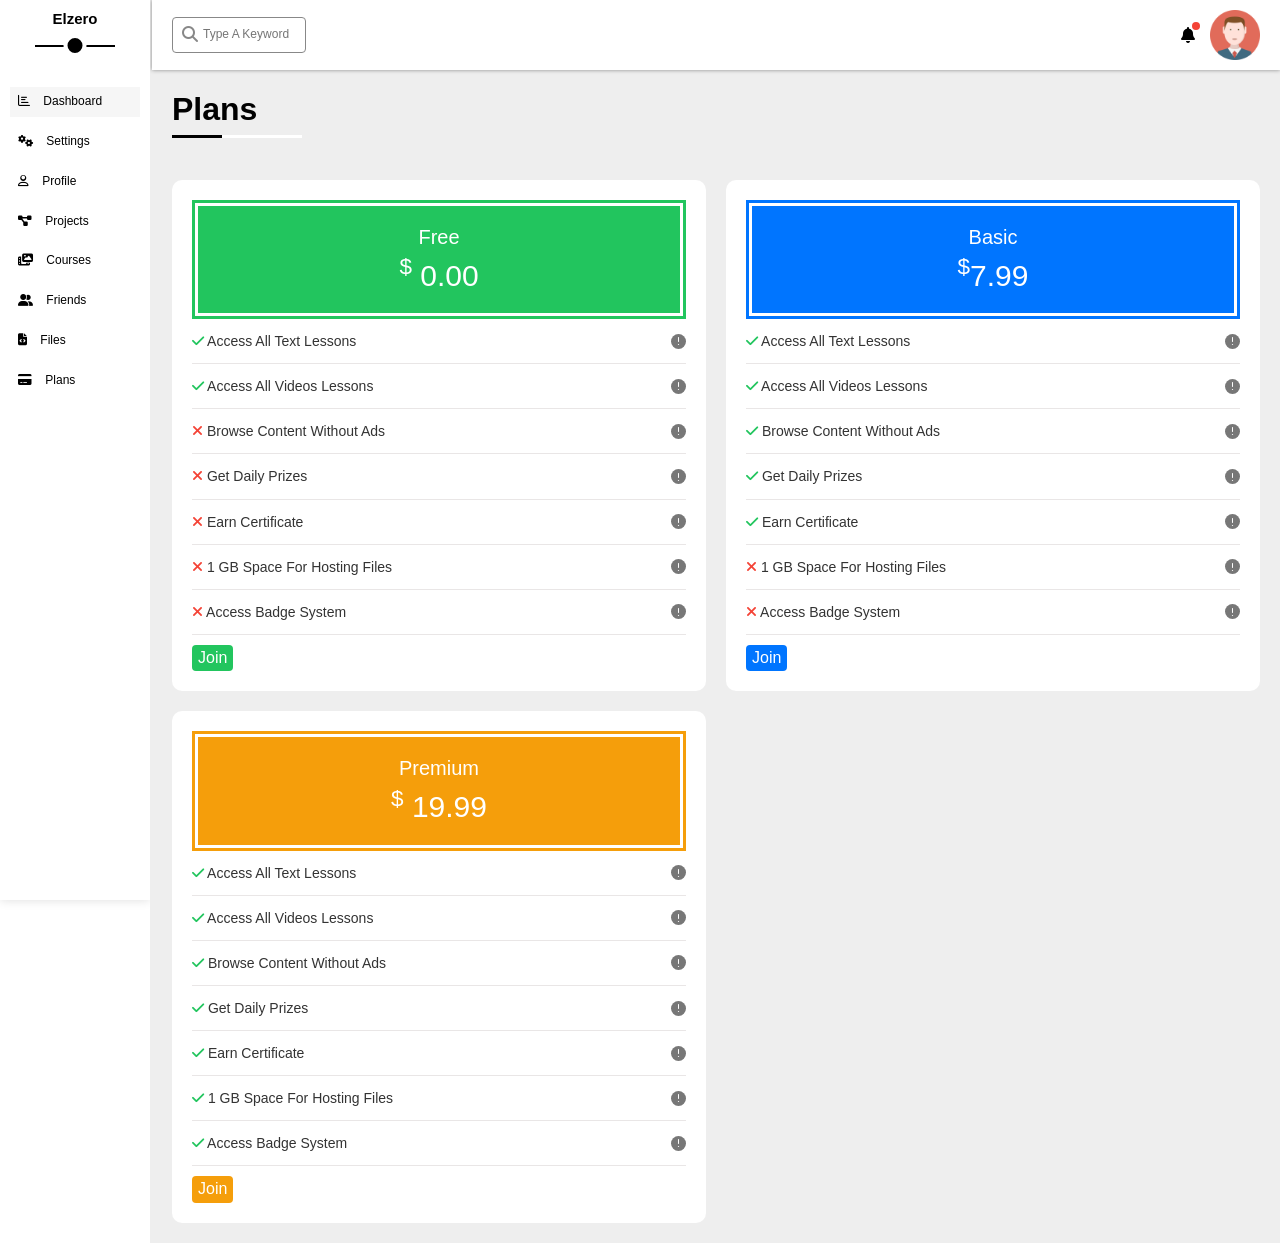
<file: Plans.html>
<!DOCTYPE html>
<html lang="en">

<head>
  <meta charset="UTF-8">
  <meta name="viewport" content="width=device-width, initial-scale=1.0">
  <title>Plans </title>
  <!-- Main Css file -->
  <link rel="stylesheet" href="Css/main.css">
  <!-- Normalize Css file -->
  <link rel="stylesheet" href="Css/normalize.css">
  <!-- font Awesom library  -->
  <link rel="stylesheet" href="Css/all.min.css">
  <link rel="stylesheet" href="Css/all.css">
  <!-- Google Fonts -->
  <link rel="preconnect" href="https://fonts.googleapis.com">
  <link rel="preconnect" href="https://fonts.gstatic.com" crossorigin>
  <link
    href="https://fonts.googleapis.com/css2?family=Open+Sans:ital,wdth,wght@0,75..100,300..800;1,75..100,300..800&family=Roboto:ital,wdth,wght@0,75..100,100..900;1,75..100,100..900&display=swap"
    rel="stylesheet">
</head>

<body>
  <div class="page plans">
    <div class="sidebar">
      <h3>Elzero</h3>
      <ul>
        <li>
          <a href="index.html" class="a-first">
            <i class="fa-regular fa-chart-bar"></i>
            <span>Dashboard</span>
          </a>
        </li>
        <li>
          <a href="Settings.html">
            <i class="fa-solid fa-gears"></i>
            <span>Settings</span>
          </a>
        </li>
        <li>
          <a href="Profile.html">
            <i class="fa-regular fa-user"></i>
            <span>Profile</span>
          </a>
        </li>
        <li>
          <a href="Projects.html">
            <i class="fa-solid fa-diagram-project"></i>
            <span>Projects</span>
          </a>
        </li>
        <li>
          <a href="Courses.html">
            <i class="fa-solid fa-photo-film"></i>
            <span>Courses</span>
          </a>
        </li>
        <li>
          <a href="Friends.html">
            <i class="fa-solid fa-user-group"></i>
            <span>Friends</span>
          </a>
        </li>
        <li>
          <a href="Files.html">
            <i class="fa-solid fa-file-code"></i>
            <span>Files</span>
          </a>
        </li>
        <li>
          <a href="Plans.html">
            <i class="fa-solid fa-credit-card"></i>
            <span>Plans</span>
          </a>
        </li>

      </ul>
    </div>
    <div class="content">
      <!-- start head  -->
      <div class="head">
        <div class="clsInput">
          <input type="text" placeholder="Type A Keyword">
        </div>
        <div class="icons">
          <i class="fa-solid fa-bell"></i>
          <img src="imgs/avatar.png" alt="">
        </div>
      </div>
      <!-- end head  -->
      <!-- start text-header   -->
      <h1 class="text-header">Plans</h1>
      <!-- start text-header   -->
      <div class="plan-container">
        <div class="box free">
          <div class="holder">
            <div class="child">
              <span>Free</span>
              <span> <sup>$</sup> 0.00</span>
            </div>
          </div>
          <ul>
            <li>
              <p><i class="fa-solid fa-check cgreen"></i> Access All Text Lessons</p> <i
                class="fa-solid fa-exclamation"></i>
            </li>
            <li>
              <p><i class="fa-solid fa-check cgreen"></i>
                Access All Videos Lessons</p> <i class="fa-solid fa-exclamation"></i>
            </li>
            <li>
              <P><i class="fa-solid fa-xmark cred"></i>
                Browse Content Without Ads</p> <i class="fa-solid fa-exclamation"></i>
            </li>
            <li>
              <P><i class="fa-solid fa-xmark cred"></i>

                Get Daily Prizes</p> <i class="fa-solid fa-exclamation"></i>
            </li>
            <li>
              <P><i class="fa-solid fa-xmark cred"></i>
                Earn Certificate</p> <i class="fa-solid fa-exclamation"></i>
            </li>
            <li>
              <P><i class="fa-solid fa-xmark cred"></i>
                1 GB Space For Hosting Files</p> <i class="fa-solid fa-exclamation"></i>
            </li>
            <li>
              <P><i class="fa-solid fa-xmark cred"></i>
                Access Badge System</p> <i class="fa-solid fa-exclamation"></i>
            </li>
          </ul>
          <a href="">Join</a>
        </div>
        <div class="box basic">
          <div class="holder">
            <div class="child">
              <span>Basic</span>
              <span> <sup>$</sup>7.99</span>
            </div>
          </div>
          <ul>
            <li>
              <p><i class="fa-solid fa-check cgreen"></i> Access All Text Lessons</p> <i
                class="fa-solid fa-exclamation"></i>
            </li>
            <li>
              <p><i class="fa-solid fa-check cgreen"></i>
                Access All Videos Lessons</p> <i class="fa-solid fa-exclamation"></i>
            </li>
            <li>
              <P><i class="fa-solid fa-check cgreen"></i>
                Browse Content Without Ads</p> <i class="fa-solid fa-exclamation"></i>
            </li>
            <li>
              <P><i class="fa-solid fa-check cgreen"></i>

                Get Daily Prizes</p> <i class="fa-solid fa-exclamation"></i>
            </li>
            <li>
              <P><i class="fa-solid fa-check cgreen"></i>
                Earn Certificate</p> <i class="fa-solid fa-exclamation"></i>
            </li>
            <li>
              <P><i class="fa-solid fa-xmark cred"></i>
                1 GB Space For Hosting Files</p> <i class="fa-solid fa-exclamation"></i>
            </li>
            <li>
              <P><i class="fa-solid fa-xmark cred"></i>
                Access Badge System</p> <i class="fa-solid fa-exclamation"></i>
            </li>
          </ul>
          <a href="">Join</a>
        </div>
        <div class="box premium">
          <div class="holder">
            <div class="child">
              <span>Premium</span>
              <span> <sup>$</sup> 19.99</span>
            </div>
          </div>
          <ul>
            <li>
              <p><i class="fa-solid fa-check cgreen"></i> Access All Text Lessons</p> <i
                class="fa-solid fa-exclamation"></i>
            </li>
            <li>
              <p><i class="fa-solid fa-check cgreen"></i>
                Access All Videos Lessons</p> <i class="fa-solid fa-exclamation"></i>
            </li>
            <li>
              <P><i class="fa-solid fa-check cgreen"></i>
                Browse Content Without Ads</p> <i class="fa-solid fa-exclamation"></i>
            </li>
            <li>
              <P><i class="fa-solid fa-check cgreen"></i>

                Get Daily Prizes</p> <i class="fa-solid fa-exclamation"></i>
            </li>
            <li>
              <P><i class="fa-solid fa-check cgreen"></i>
                Earn Certificate</p> <i class="fa-solid fa-exclamation"></i>
            </li>
            <li>
              <P><i class="fa-solid fa-check cgreen"></i>
                1 GB Space For Hosting Files</p> <i class="fa-solid fa-exclamation"></i>
            </li>
            <li>
              <P><i class="fa-solid fa-check cgreen"></i>
                Access Badge System</p> <i class="fa-solid fa-exclamation"></i>
            </li>
          </ul>
          <a href="">Join</a>
        </div>
      </div>
    </div>
  </div>

</body>


</html>
</file>
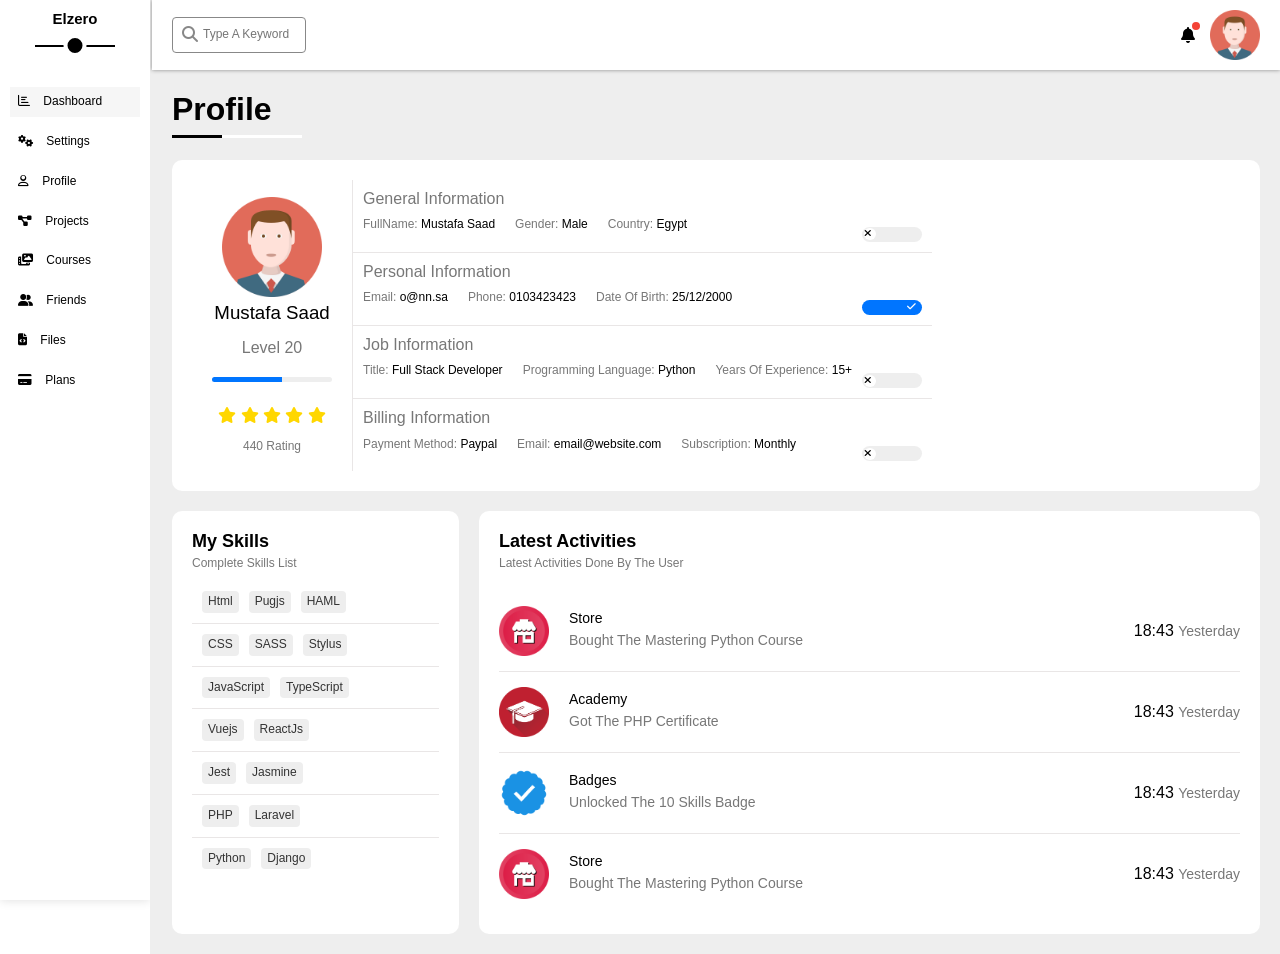
<file: Profile.html>
<!DOCTYPE html>
<html lang="en">

<head>
  <meta charset="UTF-8">
  <meta name="viewport" content="width=device-width, initial-scale=1.0">
  <title>Profile </title>
  <!-- Main Css file -->
  <link rel="stylesheet" href="Css/main.css">
  <!-- framework css  -->
  <link rel="stylesheet" href="Css/framework.css">
  <!-- Normalize Css file -->
  <link rel="stylesheet" href="Css/normalize.css">
  <!-- font Awesom library  -->
  <link rel="stylesheet" href="Css/all.min.css">
  <link rel="stylesheet" href="Css/all.css">
  <!-- Google Fonts -->
  <link rel="preconnect" href="https://fonts.googleapis.com">
  <link rel="preconnect" href="https://fonts.gstatic.com" crossorigin>
  <link
    href="https://fonts.googleapis.com/css2?family=Open+Sans:ital,wdth,wght@0,75..100,300..800;1,75..100,300..800&family=Roboto:ital,wdth,wght@0,75..100,100..900;1,75..100,100..900&display=swap"
    rel="stylesheet">
</head>

<body>
  <div class="page PROFILLE">
    <div class="sidebar">
      <h3>Elzero</h3>
      <ul>
        <li>
          <a href="index.html" class="a-first">
            <i class="fa-regular fa-chart-bar"></i>
            <span>Dashboard</span>
          </a>
        </li>
        <li>
          <a href="Settings.html">
            <i class="fa-solid fa-gears"></i>
            <span>Settings</span>
          </a>
        </li>
        <li>
          <a href="Profile.html">
            <i class="fa-regular fa-user"></i>
            <span>Profile</span>
          </a>
        </li>
        <li>
          <a href="Projects.html">
            <i class="fa-solid fa-diagram-project"></i>
            <span>Projects</span>
          </a>
        </li>
        <li>
          <a href="Courses.html">
            <i class="fa-solid fa-photo-film"></i>
            <span>Courses</span>
          </a>
        </li>
        <li>
          <a href="Friends.html">
            <i class="fa-solid fa-user-group"></i>
            <span>Friends</span>
          </a>
        </li>
        <li>
          <a href="Files.html">
            <i class="fa-solid fa-file-code"></i>
            <span>Files</span>
          </a>
        </li>
        <li>
          <a href="Plans.html">
            <i class="fa-solid fa-credit-card"></i>
            <span>Plans</span>
          </a>
        </li>

      </ul>
    </div>
    <div class="content">
      <!-- start head  -->
      <div class="head">
        <div class="clsInput">
          <input type="text" placeholder="Type A Keyword">
        </div>
        <div class="icons">
          <i class="fa-solid fa-bell"></i>
          <img src="imgs/avatar.png" alt="">
        </div>
      </div>
      <!-- end head  -->
      <!-- start text-header   -->
      <h1 class="text-header">Profile</h1>
      <!-- start text-header   -->
      <div class="profile">
        <div class="container">
          <div class="box b-box">
            <div class="logo">
              <img src="imgs/avatar.png" alt="">
              <h3>Mustafa Saad</h3>
              <p>Level 20</p>
              <div class="holder"></div>
              <div class="icons">
                <i class="fa-solid fa-star"></i>
                <i class="fa-solid fa-star"></i>
                <i class="fa-solid fa-star"></i>
                <i class="fa-solid fa-star"></i>
                <i class="fa-solid fa-star"></i>
              </div>
              <span>440 Rating</span>
            </div>
            <div class="text-cont">
              <div class="text">
                <h4>General Information</h4>
                <div class="child-box">
                  <div class="personal-info">
                    <p>FullName: <span>Mustafa Saad </span></p>
                    <p>Gender: <span>Male</span></p>
                    <p>Country: <span>Egypt</span></p>
                  </div>
                  <div class="check">
                    <input type="checkbox" name="" id="Billing">
                    <label for="Billing"></label>
                  </div>
                </div>
              </div>
              <div class="text">
                <h4>Personal Information</h4>
                <div class="child-box">
                  <div class="personal-info">
                    <p>Email: <span>o@nn.sa </span></p>
                    <p>Phone: <span>0103423423</span></p>
                    <p>Date Of Birth: <span>25/12/2000</span></p>
                  </div>
                  <div class="check">
                    <input type="checkbox" name="" id="Billing2" checked>
                    <label for="Billing2"></label>
                  </div>
                </div>
              </div>
              <div class="text">
                <h4>Job Information</h4>
                <div class="child-box">
                  <div class="personal-info">
                    <p>Title: <span> Full Stack Developer </span></p>
                    <p>Programming Language: <span>Python</span></p>
                    <p>Years Of Experience: <span>15+</span></p>
                  </div>
                  <div class="check">
                    <input type="checkbox" name="" id="Billing3">
                    <label for="Billing3"></label>
                  </div>
                </div>
              </div>
              <div class="text">
                <h4>Billing Information</h4>
                <div class="child-box">
                  <div class="personal-info">
                    <p>Payment Method: <span>Paypal </span></p>
                    <p>Email: <span>email@website.com</span></p>
                    <p>Subscription: <span>Monthly</span></p>
                  </div>
                  <div class="check">
                    <input type="checkbox" name="" id="billing4">
                    <label for="billing4"></label>
                  </div>
                </div>
              </div>
            </div>
          </div>
          <div class="Profile-footer">
            <!-- start skills  -->
            <div class="skills b-box">
              <h2 class="m-h2"> My Skills</h2>
              <p class="h-p">Complete Skills List </p>
              <ul class="text">
                <li>Html</li>
                <li>Pugjs</li>
                <li>HAML</li>
              </ul>
              <ul class="text">
                <li>CSS</li>
                <li>SASS</li>
                <li>Stylus</li>
              </ul>
              <ul class="text">
                <li>JavaScript</li>
                <li>TypeScript</li>
              </ul>
              <ul class="text">
                <li>Vuejs</li>
                <li>ReactJs</li>
              </ul>
              <ul class="text">
                <li>Jest</li>
                <li>Jasmine</li>
              </ul>
              <ul class="text">
                <li>PHP</li>
                <li>Laravel</li>
              </ul>
              <ul class="text">
                <li>Python</li>
                <li>Django</li>
              </ul>
            </div>
            <!-- end skills  -->
            <!-- start Activites  -->
            <div class="activities b-box">
              <h2 class="m-h2 "> Latest Activities</h2>
              <p class="h-p ">Latest Activities Done By The User</p>
              <div class="activities-box">
                <img src="imgs/activity-01.png" alt="">
                <div class="text">
                  <span>Store</span>
                  <p>Bought The Mastering Python Course</p>
                </div>
                <div class="time">
                  <span>18:43</span>
                  <span>Yesterday</span>
                </div>
              </div>
              <div class="activities-box">
                <img src="imgs/activity-02.png" alt="">
                <div class="text">
                  <span>Academy</span>
                  <p>Got The PHP Certificate</p>
                </div>
                <div class="time">
                  <span>18:43</span>
                  <span>Yesterday</span>
                </div>
              </div>
              <div class="activities-box">
                <img src="imgs/activity-03.png" alt="">
                <div class="text">
                  <span>Badges</span>
                  <p>Unlocked The 10 Skills Badge</p>
                </div>
                <div class="time">
                  <span>18:43</span>
                  <span>Yesterday</span>
                </div>
              </div>
              <div class="activities-box">
                <img src="imgs/activity-01.png" alt="">
                <div class="text">
                  <span>Store</span>
                  <p>Bought The Mastering Python Course</p>
                </div>
                <div class="time">
                  <span>18:43</span>
                  <span>Yesterday</span>
                </div>
              </div>
            </div>
            <!-- end Activites  -->
          </div>

        </div>
      </div>
    </div>
  </div>

</body>


</html>
</file>
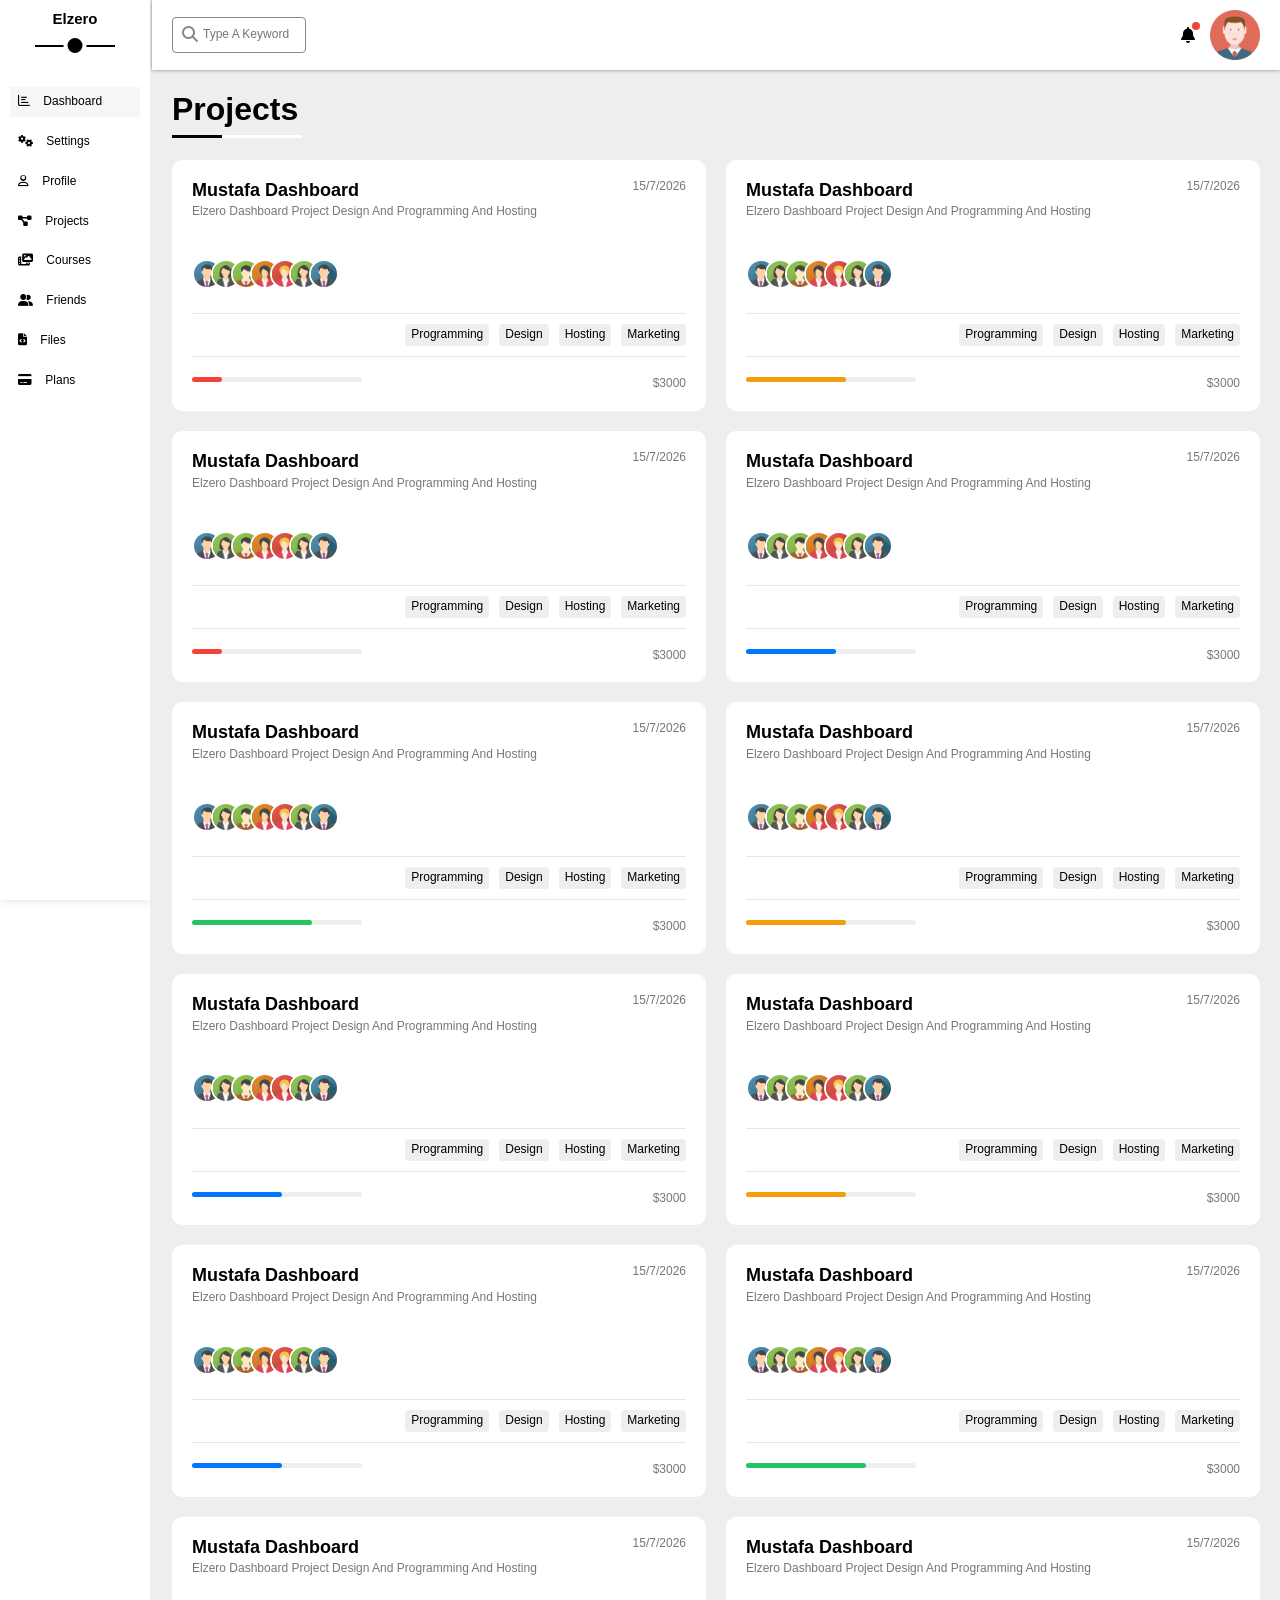
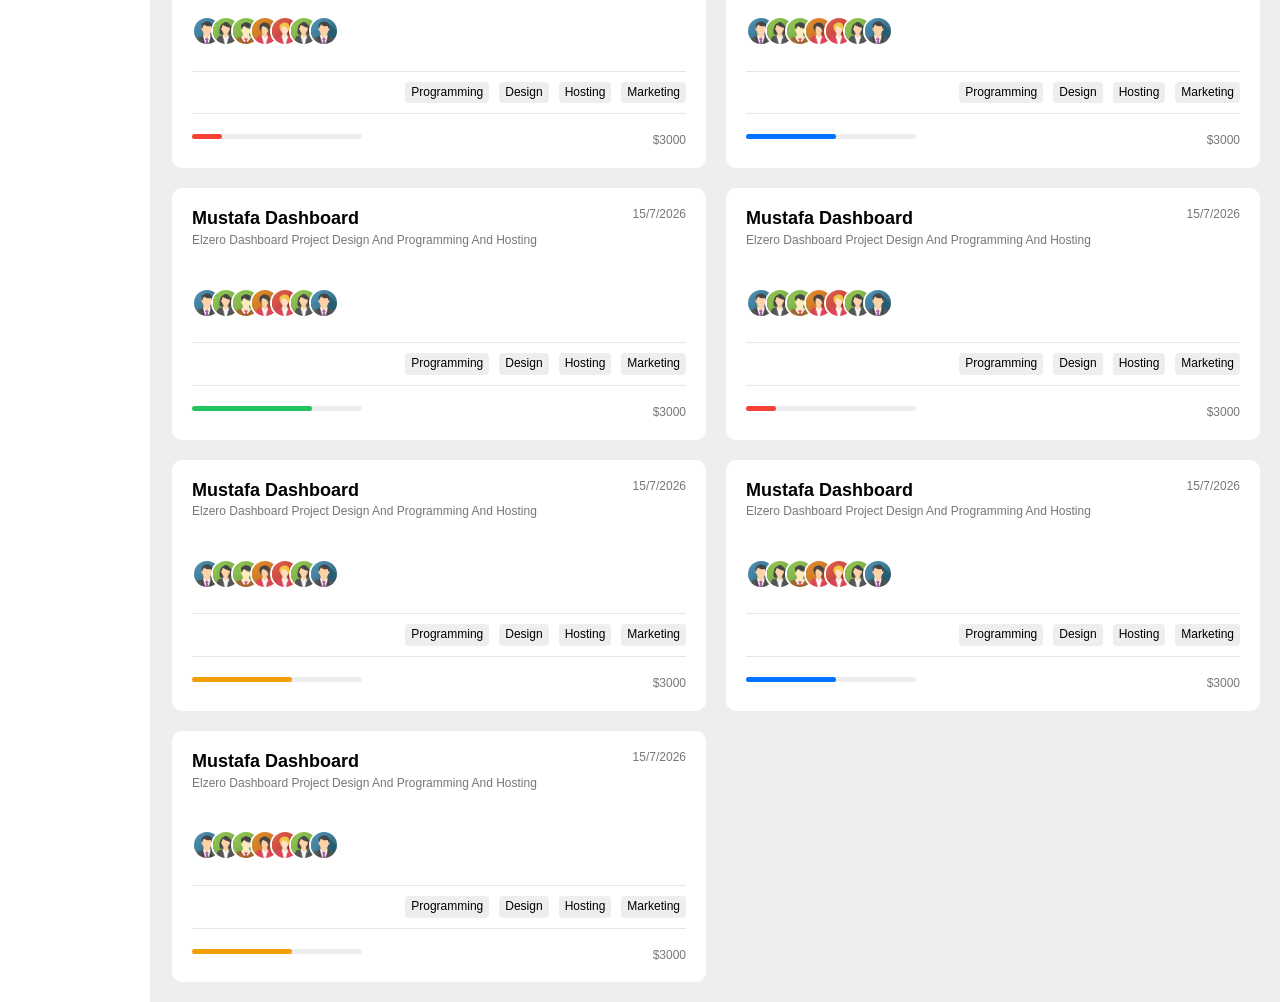
<file: Projects.html>
<!DOCTYPE html>
<html lang="en">

<head>
  <meta charset="UTF-8">
  <meta name="viewport" content="width=device-width, initial-scale=1.0">
  <title> Projects </title>
  <!-- Main Css file -->
  <link rel="stylesheet" href="Css/main.css">
  <!-- css framework  -->
  <link rel="stylesheet" href="Css/framework.css">
  <!-- Normalize Css file -->
  <link rel="stylesheet" href="Css/normalize.css">
  <!-- font Awesom library  -->
  <link rel="stylesheet" href="Css/all.min.css">
  <link rel="stylesheet" href="Css/all.css">
  <!-- Google Fonts -->
  <link rel="preconnect" href="https://fonts.googleapis.com">
  <link rel="preconnect" href="https://fonts.gstatic.com" crossorigin>
  <link
    href="https://fonts.googleapis.com/css2?family=Open+Sans:ital,wdth,wght@0,75..100,300..800;1,75..100,300..800&family=Roboto:ital,wdth,wght@0,75..100,100..900;1,75..100,100..900&display=swap"
    rel="stylesheet">
</head>

<body>
  <div class="page">
    <div class="sidebar">
      <h3>Elzero</h3>
      <ul>
        <li>
          <a href="index.html" class="a-first">
            <i class="fa-regular fa-chart-bar"></i>
            <span>Dashboard</span>
          </a>
        </li>
        <li>
          <a href="Settings.html">
            <i class="fa-solid fa-gears"></i>
            <span>Settings</span>
          </a>
        </li>
        <li>
          <a href="Profile.html">
            <i class="fa-regular fa-user"></i>
            <span>Profile</span>
          </a>
        </li>
        <li>
          <a href="Projects.html">
            <i class="fa-solid fa-diagram-project"></i>
            <span>Projects</span>
          </a>
        </li>
        <li>
          <a href="Courses.html">
            <i class="fa-solid fa-photo-film"></i>
            <span>Courses</span>
          </a>
        </li>
        <li>
          <a href="Friends.html">
            <i class="fa-solid fa-user-group"></i>
            <span>Friends</span>
          </a>
        </li>
        <li>
          <a href="Files.html">
            <i class="fa-solid fa-file-code"></i>
            <span>Files</span>
          </a>
        </li>
        <li>
          <a href="Plans.html">
            <i class="fa-solid fa-credit-card"></i>
            <span>Plans</span>
          </a>
        </li>

      </ul>
    </div>
    <div class="content">
      <!-- start head  -->
      <div class="head">
        <div class="clsInput">
          <input type="text" placeholder="Type A Keyword">
        </div>
        <div class="icons">
          <i class="fa-solid fa-bell"></i>
          <img src="imgs/avatar.png" alt="">
        </div>
      </div>
      <!-- end head  -->
      <!-- start text-header   -->
      <h1 class="text-header">Projects</h1>
      <!-- start text-header   -->
      <!-- start wrapper  -->
      <div class="wrapper">
        <div class="proj-box b-box">
          <div class="proj-head">
            <div class="text">
              <h2 class="m-h2">Mustafa Dashboard</h2>
              <p class="h-p">Elzero Dashboard Project Design And Programming And Hosting</p>
            </div>
            <span>15/7/2026</span>
          </div>
          <div class="image">
            <img src="imgs/team-01.png" alt="">
            <img src="imgs/team-02.png" alt="">
            <img src="imgs/team-03.png" alt="">
            <img src="imgs/team-04.png" alt="">
            <img src="imgs/team-05.png" alt="">
            <img src="imgs/team-02.png" alt="">
            <img src="imgs/team-01.png" alt="">
          </div>
          <ul>
            <li>Programming</li>
            <li>Design</li>
            <li>Hosting</li>
            <li>Marketing</li>
          </ul>
          <div class="footer">
            <div class="holder color2"></div>
            <span>$3000</span>
          </div>
        </div>
        <div class="proj-box b-box">
          <div class="proj-head">
            <div class="text">
              <h2 class="m-h2">Mustafa Dashboard</h2>
              <p class="h-p">Elzero Dashboard Project Design And Programming And Hosting</p>
            </div>
            <span>15/7/2026</span>
          </div>
          <div class="image">
            <img src="imgs/team-01.png" alt="">
            <img src="imgs/team-02.png" alt="">
            <img src="imgs/team-03.png" alt="">
            <img src="imgs/team-04.png" alt="">
            <img src="imgs/team-05.png" alt="">
            <img src="imgs/team-02.png" alt="">
            <img src="imgs/team-01.png" alt="">
          </div>
          <ul>
            <li>Programming</li>
            <li>Design</li>
            <li>Hosting</li>
            <li>Marketing</li>
          </ul>
          <div class="footer">
            <div class="holder"></div>
            <span>$3000</span>
          </div>
        </div>
        <div class="proj-box b-box">
          <div class="proj-head">
            <div class="text">
              <h2 class="m-h2">Mustafa Dashboard</h2>
              <p class="h-p">Elzero Dashboard Project Design And Programming And Hosting</p>
            </div>
            <span>15/7/2026</span>
          </div>
          <div class="image">
            <img src="imgs/team-01.png" alt="">
            <img src="imgs/team-02.png" alt="">
            <img src="imgs/team-03.png" alt="">
            <img src="imgs/team-04.png" alt="">
            <img src="imgs/team-05.png" alt="">
            <img src="imgs/team-02.png" alt="">
            <img src="imgs/team-01.png" alt="">
          </div>
          <ul>
            <li>Programming</li>
            <li>Design</li>
            <li>Hosting</li>
            <li>Marketing</li>
          </ul>
          <div class="footer">
            <div class="holder color2"></div>
            <span>$3000</span>
          </div>
        </div>
        <div class="proj-box b-box">
          <div class="proj-head">
            <div class="text">
              <h2 class="m-h2">Mustafa Dashboard</h2>
              <p class="h-p">Elzero Dashboard Project Design And Programming And Hosting</p>
            </div>
            <span>15/7/2026</span>
          </div>
          <div class="image">
            <img src="imgs/team-01.png" alt="">
            <img src="imgs/team-02.png" alt="">
            <img src="imgs/team-03.png" alt="">
            <img src="imgs/team-04.png" alt="">
            <img src="imgs/team-05.png" alt="">
            <img src="imgs/team-02.png" alt="">
            <img src="imgs/team-01.png" alt="">
          </div>
          <ul>
            <li>Programming</li>
            <li>Design</li>
            <li>Hosting</li>
            <li>Marketing</li>
          </ul>
          <div class="footer">
            <div class="holder color1"></div>
            <span>$3000</span>
          </div>
        </div>
        <div class="proj-box b-box">
          <div class="proj-head">
            <div class="text">
              <h2 class="m-h2">Mustafa Dashboard</h2>
              <p class="h-p">Elzero Dashboard Project Design And Programming And Hosting</p>
            </div>
            <span>15/7/2026</span>
          </div>
          <div class="image">
            <img src="imgs/team-01.png" alt="">
            <img src="imgs/team-02.png" alt="">
            <img src="imgs/team-03.png" alt="">
            <img src="imgs/team-04.png" alt="">
            <img src="imgs/team-05.png" alt="">
            <img src="imgs/team-02.png" alt="">
            <img src="imgs/team-01.png" alt="">
          </div>
          <ul>
            <li>Programming</li>
            <li>Design</li>
            <li>Hosting</li>
            <li>Marketing</li>
          </ul>
          <div class="footer">
            <div class="holder color3"></div>
            <span>$3000</span>
          </div>
        </div>
        <div class="proj-box b-box">
          <div class="proj-head">
            <div class="text">
              <h2 class="m-h2">Mustafa Dashboard</h2>
              <p class="h-p">Elzero Dashboard Project Design And Programming And Hosting</p>
            </div>
            <span>15/7/2026</span>
          </div>
          <div class="image">
            <img src="imgs/team-01.png" alt="">
            <img src="imgs/team-02.png" alt="">
            <img src="imgs/team-03.png" alt="">
            <img src="imgs/team-04.png" alt="">
            <img src="imgs/team-05.png" alt="">
            <img src="imgs/team-02.png" alt="">
            <img src="imgs/team-01.png" alt="">
          </div>
          <ul>
            <li>Programming</li>
            <li>Design</li>
            <li>Hosting</li>
            <li>Marketing</li>
          </ul>
          <div class="footer">
            <div class="holder"></div>
            <span>$3000</span>
          </div>
        </div>
        <div class="proj-box b-box">
          <div class="proj-head">
            <div class="text">
              <h2 class="m-h2">Mustafa Dashboard</h2>
              <p class="h-p">Elzero Dashboard Project Design And Programming And Hosting</p>
            </div>
            <span>15/7/2026</span>
          </div>
          <div class="image">
            <img src="imgs/team-01.png" alt="">
            <img src="imgs/team-02.png" alt="">
            <img src="imgs/team-03.png" alt="">
            <img src="imgs/team-04.png" alt="">
            <img src="imgs/team-05.png" alt="">
            <img src="imgs/team-02.png" alt="">
            <img src="imgs/team-01.png" alt="">
          </div>
          <ul>
            <li>Programming</li>
            <li>Design</li>
            <li>Hosting</li>
            <li>Marketing</li>
          </ul>
          <div class="footer">
            <div class="holder color1"></div>
            <span>$3000</span>
          </div>
        </div>
        <div class="proj-box b-box">
          <div class="proj-head">
            <div class="text">
              <h2 class="m-h2">Mustafa Dashboard</h2>
              <p class="h-p">Elzero Dashboard Project Design And Programming And Hosting</p>
            </div>
            <span>15/7/2026</span>
          </div>
          <div class="image">
            <img src="imgs/team-01.png" alt="">
            <img src="imgs/team-02.png" alt="">
            <img src="imgs/team-03.png" alt="">
            <img src="imgs/team-04.png" alt="">
            <img src="imgs/team-05.png" alt="">
            <img src="imgs/team-02.png" alt="">
            <img src="imgs/team-01.png" alt="">
          </div>
          <ul>
            <li>Programming</li>
            <li>Design</li>
            <li>Hosting</li>
            <li>Marketing</li>
          </ul>
          <div class="footer">
            <div class="holder"></div>
            <span>$3000</span>
          </div>
        </div>
        <div class="proj-box b-box">
          <div class="proj-head">
            <div class="text">
              <h2 class="m-h2">Mustafa Dashboard</h2>
              <p class="h-p">Elzero Dashboard Project Design And Programming And Hosting</p>
            </div>
            <span>15/7/2026</span>
          </div>
          <div class="image">
            <img src="imgs/team-01.png" alt="">
            <img src="imgs/team-02.png" alt="">
            <img src="imgs/team-03.png" alt="">
            <img src="imgs/team-04.png" alt="">
            <img src="imgs/team-05.png" alt="">
            <img src="imgs/team-02.png" alt="">
            <img src="imgs/team-01.png" alt="">
          </div>
          <ul>
            <li>Programming</li>
            <li>Design</li>
            <li>Hosting</li>
            <li>Marketing</li>
          </ul>
          <div class="footer">
            <div class="holder color1"></div>
            <span>$3000</span>
          </div>
        </div>
        <div class="proj-box b-box">
          <div class="proj-head">
            <div class="text">
              <h2 class="m-h2">Mustafa Dashboard</h2>
              <p class="h-p">Elzero Dashboard Project Design And Programming And Hosting</p>
            </div>
            <span>15/7/2026</span>
          </div>
          <div class="image">
            <img src="imgs/team-01.png" alt="">
            <img src="imgs/team-02.png" alt="">
            <img src="imgs/team-03.png" alt="">
            <img src="imgs/team-04.png" alt="">
            <img src="imgs/team-05.png" alt="">
            <img src="imgs/team-02.png" alt="">
            <img src="imgs/team-01.png" alt="">
          </div>
          <ul>
            <li>Programming</li>
            <li>Design</li>
            <li>Hosting</li>
            <li>Marketing</li>
          </ul>
          <div class="footer">
            <div class="holder color3"></div>
            <span>$3000</span>
          </div>
        </div>
        <div class="proj-box b-box">
          <div class="proj-head">
            <div class="text">
              <h2 class="m-h2">Mustafa Dashboard</h2>
              <p class="h-p">Elzero Dashboard Project Design And Programming And Hosting</p>
            </div>
            <span>15/7/2026</span>
          </div>
          <div class="image">
            <img src="imgs/team-01.png" alt="">
            <img src="imgs/team-02.png" alt="">
            <img src="imgs/team-03.png" alt="">
            <img src="imgs/team-04.png" alt="">
            <img src="imgs/team-05.png" alt="">
            <img src="imgs/team-02.png" alt="">
            <img src="imgs/team-01.png" alt="">
          </div>
          <ul>
            <li>Programming</li>
            <li>Design</li>
            <li>Hosting</li>
            <li>Marketing</li>
          </ul>
          <div class="footer">
            <div class="holder color2"></div>
            <span>$3000</span>
          </div>
        </div>
        <div class="proj-box b-box">
          <div class="proj-head">
            <div class="text">
              <h2 class="m-h2">Mustafa Dashboard</h2>
              <p class="h-p">Elzero Dashboard Project Design And Programming And Hosting</p>
            </div>
            <span>15/7/2026</span>
          </div>
          <div class="image">
            <img src="imgs/team-01.png" alt="">
            <img src="imgs/team-02.png" alt="">
            <img src="imgs/team-03.png" alt="">
            <img src="imgs/team-04.png" alt="">
            <img src="imgs/team-05.png" alt="">
            <img src="imgs/team-02.png" alt="">
            <img src="imgs/team-01.png" alt="">
          </div>
          <ul>
            <li>Programming</li>
            <li>Design</li>
            <li>Hosting</li>
            <li>Marketing</li>
          </ul>
          <div class="footer">
            <div class="holder color1"></div>
            <span>$3000</span>
          </div>
        </div>
        <div class="proj-box b-box">
          <div class="proj-head">
            <div class="text">
              <h2 class="m-h2">Mustafa Dashboard</h2>
              <p class="h-p">Elzero Dashboard Project Design And Programming And Hosting</p>
            </div>
            <span>15/7/2026</span>
          </div>
          <div class="image">
            <img src="imgs/team-01.png" alt="">
            <img src="imgs/team-02.png" alt="">
            <img src="imgs/team-03.png" alt="">
            <img src="imgs/team-04.png" alt="">
            <img src="imgs/team-05.png" alt="">
            <img src="imgs/team-02.png" alt="">
            <img src="imgs/team-01.png" alt="">
          </div>
          <ul>
            <li>Programming</li>
            <li>Design</li>
            <li>Hosting</li>
            <li>Marketing</li>
          </ul>
          <div class="footer">
            <div class="holder color3"></div>
            <span>$3000</span>
          </div>
        </div>
        <div class="proj-box b-box">
          <div class="proj-head">
            <div class="text">
              <h2 class="m-h2">Mustafa Dashboard</h2>
              <p class="h-p">Elzero Dashboard Project Design And Programming And Hosting</p>
            </div>
            <span>15/7/2026</span>
          </div>
          <div class="image">
            <img src="imgs/team-01.png" alt="">
            <img src="imgs/team-02.png" alt="">
            <img src="imgs/team-03.png" alt="">
            <img src="imgs/team-04.png" alt="">
            <img src="imgs/team-05.png" alt="">
            <img src="imgs/team-02.png" alt="">
            <img src="imgs/team-01.png" alt="">
          </div>
          <ul>
            <li>Programming</li>
            <li>Design</li>
            <li>Hosting</li>
            <li>Marketing</li>
          </ul>
          <div class="footer">
            <div class="holder color2"></div>
            <span>$3000</span>
          </div>
        </div>
        <div class="proj-box b-box">
          <div class="proj-head">
            <div class="text">
              <h2 class="m-h2">Mustafa Dashboard</h2>
              <p class="h-p">Elzero Dashboard Project Design And Programming And Hosting</p>
            </div>
            <span>15/7/2026</span>
          </div>
          <div class="image">
            <img src="imgs/team-01.png" alt="">
            <img src="imgs/team-02.png" alt="">
            <img src="imgs/team-03.png" alt="">
            <img src="imgs/team-04.png" alt="">
            <img src="imgs/team-05.png" alt="">
            <img src="imgs/team-02.png" alt="">
            <img src="imgs/team-01.png" alt="">
          </div>
          <ul>
            <li>Programming</li>
            <li>Design</li>
            <li>Hosting</li>
            <li>Marketing</li>
          </ul>
          <div class="footer">
            <div class="holder"></div>
            <span>$3000</span>
          </div>
        </div>
        <div class="proj-box b-box">
          <div class="proj-head">
            <div class="text">
              <h2 class="m-h2">Mustafa Dashboard</h2>
              <p class="h-p">Elzero Dashboard Project Design And Programming And Hosting</p>
            </div>
            <span>15/7/2026</span>
          </div>
          <div class="image">
            <img src="imgs/team-01.png" alt="">
            <img src="imgs/team-02.png" alt="">
            <img src="imgs/team-03.png" alt="">
            <img src="imgs/team-04.png" alt="">
            <img src="imgs/team-05.png" alt="">
            <img src="imgs/team-02.png" alt="">
            <img src="imgs/team-01.png" alt="">
          </div>
          <ul>
            <li>Programming</li>
            <li>Design</li>
            <li>Hosting</li>
            <li>Marketing</li>
          </ul>
          <div class="footer">
            <div class="holder color1"></div>
            <span>$3000</span>
          </div>
        </div>
        <div class="proj-box b-box">
          <div class="proj-head">
            <div class="text">
              <h2 class="m-h2">Mustafa Dashboard</h2>
              <p class="h-p">Elzero Dashboard Project Design And Programming And Hosting</p>
            </div>
            <span>15/7/2026</span>
          </div>
          <div class="image">
            <img src="imgs/team-01.png" alt="">
            <img src="imgs/team-02.png" alt="">
            <img src="imgs/team-03.png" alt="">
            <img src="imgs/team-04.png" alt="">
            <img src="imgs/team-05.png" alt="">
            <img src="imgs/team-02.png" alt="">
            <img src="imgs/team-01.png" alt="">
          </div>
          <ul>
            <li>Programming</li>
            <li>Design</li>
            <li>Hosting</li>
            <li>Marketing</li>
          </ul>
          <div class="footer">
            <div class="holder red"></div>
            <span>$3000</span>
          </div>
        </div>
      </div>
      <!-- end wrapper  -->
    </div>
  </div>

</body>


</html>
</file>
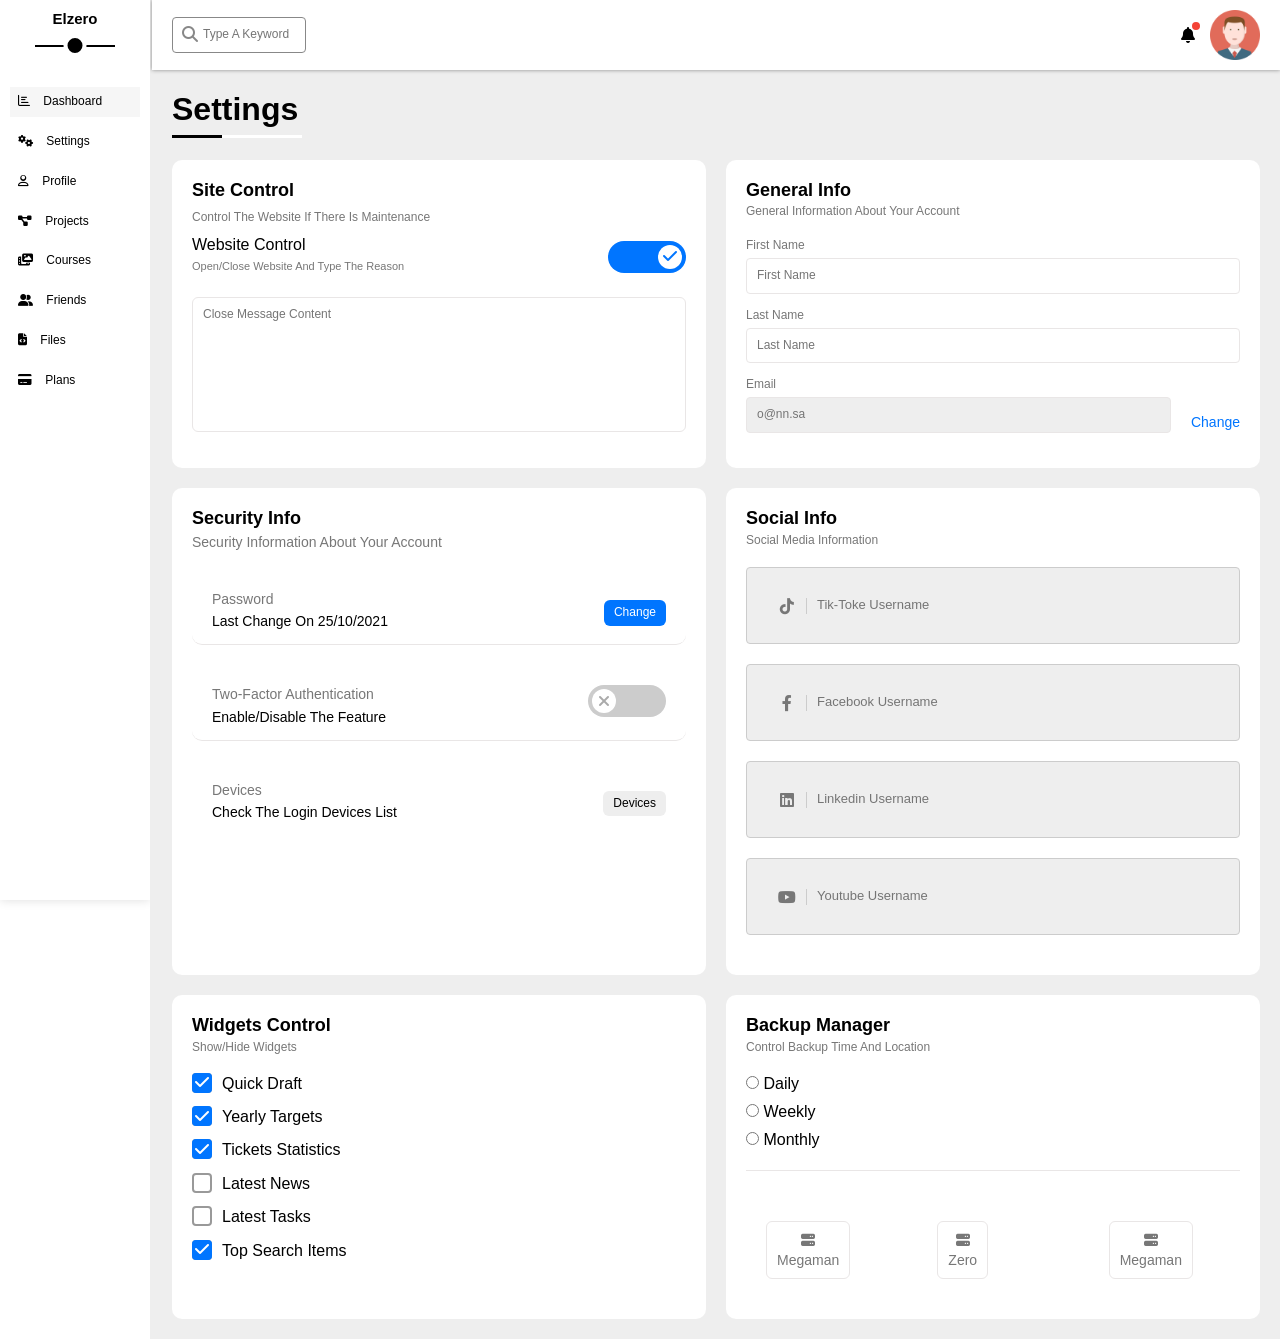
<file: Settings.html>
<!DOCTYPE html>
<html lang="en">

<head>
  <meta charset="UTF-8">
  <meta name="viewport" content="width=device-width, initial-scale=1.0">
  <title>Settings</title>
  <!-- Main Css file -->
  <link rel="stylesheet" href="Css/main.css">
  <!-- framework css file  -->
  <link rel="stylesheet" href="Css/framework.css">
  <!-- Normalize Css file -->
  <link rel="stylesheet" href="Css/normalize.css">
  <!-- font Awesom library  -->
  <link rel="stylesheet" href="Css/all.min.css">
  <link rel="stylesheet" href="Css/all.css">
  <!-- Google Fonts -->
  <link rel="preconnect" href="https://fonts.googleapis.com">
  <link rel="preconnect" href="https://fonts.gstatic.com" crossorigin>
  <link
    href="https://fonts.googleapis.com/css2?family=Open+Sans:ital,wdth,wght@0,75..100,300..800;1,75..100,300..800&family=Roboto:ital,wdth,wght@0,75..100,100..900;1,75..100,100..900&display=swap"
    rel="stylesheet">
</head>

<body>
  <div class="page settings">
    <div class="sidebar">
      <h3>Elzero</h3>
      <ul>
        <li>
          <a href="index.html" class="a-first">
            <i class="fa-regular fa-chart-bar"></i>
            <span>Dashboard</span>
          </a>
        </li>
        <li>
          <a href="Settings.html">
            <i class="fa-solid fa-gears"></i>
            <span>Settings</span>
          </a>
        </li>
        <li>
          <a href="Profile.html">
            <i class="fa-regular fa-user"></i>
            <span>Profile</span>
          </a>
        </li>
        <li>
          <a href="Projects.html">
            <i class="fa-solid fa-diagram-project"></i>
            <span>Projects</span>
          </a>
        </li>
        <li>
          <a href="Courses.html">
            <i class="fa-solid fa-photo-film"></i>
            <span>Courses</span>
          </a>
        </li>
        <li>
          <a href="Friends.html">
            <i class="fa-solid fa-user-group"></i>
            <span>Friends</span>
          </a>
        </li>
        <li>
          <a href="Files.html">
            <i class="fa-solid fa-file-code"></i>
            <span>Files</span>
          </a>
        </li>
        <li>
          <a href="Plans.html">
            <i class="fa-solid fa-credit-card"></i>
            <span>Plans</span>
          </a>
        </li>

      </ul>
    </div>
    <div class="content">
      <!-- start head  -->
      <div class="head">
        <div class="clsInput">
          <input type="text" placeholder="Type A Keyword">
        </div>
        <div class="icons">
          <i class="fa-solid fa-bell"></i>
          <img src="imgs/avatar.png" alt="">
        </div>
      </div>
      <!-- end head  -->
      <!-- start text-header   -->
      <h1 class="text-header">Settings</h1>
      <!-- start text-header   -->
      <!-- start wrapper  -->
      <div class="wrapper">
        <!-- start site -->
        <div class="site b-box">
          <h2 class="m-h2">Site Control</h2>
          <p>Control The Website If There Is Maintenance</p>
          <div class="txt-box">
            <div class="text">
              <span>Website Control</span>
              <p>Open/Close Website And Type The Reason</p>
            </div>
            <div class="label">
              <input type="checkbox" class="toggle-checkbox" checked>
              <div class="toggle-switch"></div>
            </div>
          </div>
          <form action="">
            <textarea name="" id="" placeholder="Close Message Content"></textarea>
          </form>
        </div>
        <!-- end site -->
        <!-- start info  -->
        <div class="info b-box">
          <h2 class="m-h2">General Info</h2>
          <p>General Information About Your Account</p>
          <form action="">
            <span>First Name</span>
            <input type="text" placeholder="First Name" class="FN">
            <span>Last Name</span>
            <input type="text" placeholder="Last Name" class="LN">
            <span>Email</span>
            <div class="mail">
              <input type="email" name="" id="" placeholder="o@nn.sa">
              <a href="">Change</a>
            </div>
          </form>
        </div>
        <!-- end info  -->
        <!-- start security  -->
        <div class="security b-box">
          <h2 class="m-h2">Security Info</h2>
          <p>Security Information About Your Account</p>
          <div class="box">
            <div class="text">
              <span>Password</span>
              <p>Last Change On 25/10/2021</p>
            </div>
            <div class="change">
              <a href="">Change</a>
            </div>
          </div>
          <div class="box">
            <div class="text">
              <span>Two-Factor Authentication</span>
              <p>Enable/Disable The Feature</p>
            </div>
            <div class="label">
              <input type="checkbox" class="toggle-checkbox" name="" id="">
              <div class="toggle-switch"></div>
            </div>
          </div>
          <div class="box">
            <div class="text">
              <span>Devices</span>
              <p>Check The Login Devices List</p>
            </div>
            <div class="devices">
              <a href="">Devices</a>
            </div>
          </div>
        </div>
        <!-- end security  -->
        <!-- start social info  -->
        <div class="social-settings b-box">
          <h2 class="m-h2">Social Info</h2>
          <p class="h-p">Social Media Information</p>
          <form action="">
            <div class="box tik-toke">
              <i class="fa-brands fa-tiktok"></i>
              <input type="text" name="" id="" placeholder="Tik-Toke Username">
            </div>
            <div class="box Facebook">
              <i class="fa-brands fa-facebook-f"></i>
              <input type="text" name="" id="" placeholder="Facebook Username">
            </div>
            <div class="box Linkedin">
              <i class="fa-brands fa-linkedin"></i>
              <input type="text" name="" id="" placeholder="Linkedin Username">
            </div>
            <div class="box Youtube">
              <i class="fa-brands fa-youtube"></i>
              <input type="text" name="" id="" placeholder="Youtube Username">
            </div>
          </form>
        </div>
        <!-- end social info  -->
        <!-- start widgets  -->
        <div class="widgets b-box">
          <h2 class="m-h2">Widgets Control</h2>
          <p class="h-p">Show/Hide Widgets</p>
          <div class="control">
            <input type="checkbox" name="" id="one" checked>
            <label for="one"> Quick Draft</label>
          </div>
          <div class="control">
            <input type="checkbox" name="" id="two" checked>
            <label for="two"> Yearly Targets</label>
          </div>
          <div class="control">
            <input type="checkbox" name="" id="three" checked>
            <label for="three"> Tickets Statistics</label>
          </div>
          <div class="control">
            <input type="checkbox" name="" id="four">
            <label for="four"> Latest News</label>
          </div>
          <div class="control">
            <input type="checkbox" name="" id="five">
            <label for="five"> Latest Tasks</label>
          </div>
          <div class="control">
            <input type="checkbox" name="" id="sex" checked>
            <label for="sex"> Top Search Items</label>
          </div>
        </div>
        <!-- end  widgets  -->
        <!-- start backup  -->
        <div class="backup b-box">
          <h2 class="m-h2">Backup Manager</h2>
          <P class="h-p">Control Backup Time And Location</P>

          <div class="control">
            <input type="radio" name="time" id="Daily">
            <label for="Daily">Daily</label>
          </div>
          <div class="control">
            <input type="radio" name="time" id="Weekly">
            <label for="Weekly">Weekly</label>
          </div>
          <div class="control">
            <input type="radio" name="time" id="Monthly">
            <label for="Monthly">Monthly</label>
          </div>

          <div class="backup-container">
            <div class="box">
              <a href="">
                <i class="fa-solid fa-server"></i>
                <span>Megaman</span>
              </a>
            </div>
            <div class="box">
              <a href="">
                <i class="fa-solid fa-server"></i>
                <span>Zero</span>
              </a>
            </div>
            <div class="box">
              <a href="">
                <i class="fa-solid fa-server"></i>
                <span>Megaman</span>
              </a>
            </div>
          </div>
        </div>
        <!-- end backup  -->
      </div>
    </div>
    <!-- end wrapper  -->
  </div>
  </div>

</body>


</html>
</file>
<file: Css/main.css>
* {
  box-sizing: border-box;
}
*:focus {
  outline: none;
}
body {
  font-family: "Poppins", sans-serif;
}
html {
  scroll-behavior: smooth;
}

a {
  text-decoration: none;
}
:root {
  --border-color: #e9e6e6;
  --blue-color: #0075ff;
  --blue-alt-color: #0d69d5;
  --orange-color: #f59e0b;
  --green-color: #22c55e;
  --red-color: #f44336;
  --grey-color: #888;
  --main-transition: 0.3s;
  --color-777: #777;
  --fa-style-family-classic: "Font Awesome 6 Free";
}
ul {
  list-style: none;
  padding: 0;
  margin: 0;
}
.container {
  margin-left: auto;
  margin-right: auto;
  padding-left: 15px;
  padding-right: 15px;
}
::-webkit-scrollbar {
  width: 15px;
}
::-webkit-scrollbar-track {
  background-color: white;
}
::-webkit-scrollbar-thumb {
  background-color: var(--blue-color);
}
::-webkit-scrollbar-thumb:hover {
  background-color: var(--blue-alt-color);
}
@media (min-width: 768px) {
  .container {
    width: 750px;
  }
}
@media (min-width: 992px) {
  .container {
    width: 970px;
    padding-left: 150px;
    padding-right: 150px;
  }
}
@media (min-width: 1200px) {
  .container {
    width: 1170px;
  }
}
/* End Global Rules */
/* start Sidebar  */
.page {
  display: flex;
  min-height: 200vh;
}
.settings,
.PROFILLE,
.plans {
  min-height: 100vh;
}

.page .sidebar {
  width: 150px;
  height: 100vh;
  padding: 10px;
  background-color: white;
  box-shadow: 0 0 10px #ddd;
}
.page .sidebar h3 {
  margin-top: 0;
  margin-bottom: 40px;
  padding-bottom: 20px;
  position: relative;
  text-align: center;
  font-size: 15px;
}

.page .sidebar h3::before {
  content: "";
  position: absolute;
  bottom: 0;
  left: 50%;
  transform: translateX(-50%);
  width: 80px;
  height: 2px;
  background-color: black;
}
.page .sidebar h3::after {
  content: "";
  position: absolute;
  bottom: -10px;
  left: 50%;
  transform: translateX(-50%);
  width: 15px;
  height: 15px;
  border-radius: 50%;
  background-color: black;
  border: 4px solid white;
}
@media (max-width: 767px) {
  .page .sidebar {
    width: 60px;
    padding: 0;
  }
  .page .sidebar h3 {
    margin-bottom: 15px;
    margin-top: 15px;
  }
  .page .sidebar h3::before,
  .page .sidebar h3::after {
    display: none;
  }
}
.page .sidebar ul li {
  margin-bottom: 10px;
  font-size: 12px;
}
.page .sidebar ul li .a-first {
  background-color: #f6f6f6;
}
.page .sidebar ul li a {
  display: block;
  color: black;
  padding: 8px;
  transition: var(--main-transition);
  width: 100%;
}
@media (max-width: 767px) {
  .page .sidebar ul li a {
    font-size: 14px;
    display: block;
    text-align: center;
    margin: 0 auto;
  }
}
.page .sidebar ul li a:hover {
  background-color: #f6f6f6;
}
.page .sidebar ul li a span {
  margin-left: 10px;
}
@media (max-width: 767px) {
  .page .sidebar ul li a span {
    display: none;
  }
}
/* end Sidebar  */

/* start header  */
.content {
  flex: 1;
  overflow: hidden;
  padding-left: 2px;
  background-color: #eeeeee;
}
.content .head {
  display: flex;
  justify-content: space-between;
  align-items: center;
  padding: 10px 20px;
  background-color: white;
  box-shadow: 0 0 4px var(--grey-color);
}
.content .head .clsInput {
  position: relative;
}
.content .head .clsInput::before {
  content: "\f002";
  position: absolute;
  font-family: var(--fa-style-family-classic);
  font-weight: 900;
  left: 10px;
  top: 40%;
  transform: translateY(-50%);
  width: 12px;
  height: 12px;
  color: var(--grey-color);
}
.content .head .clsInput input {
  padding: 10px 10px 10px 30px;
  border-radius: 4px;
  border: 1px solid var(--grey-color);
  width: 70%;
  font-size: 12px;
  transition: width var(--main-transition);
}
@media (min-width: 767px) {
  .content .head .clsInput input:focus {
    width: 200px;
  }
}
.content .head .clsInput input::placeholder {
  transition: opacity var(--main-transition);
}
.content .head .clsInput input:focus::placeholder {
  opacity: 0;
}
.content .head .icons {
  display: flex;
  align-items: center;
}
.content .head .icons i {
  margin-right: 15px;
  position: relative;
}
.content .head .icons i::after {
  content: "";
  position: absolute;
  width: 8px;
  height: 8px;
  top: -5px;
  right: -5px;
  border-radius: 50%;
  background-color: var(--red-color);
}
.content .head .icons img {
  width: 50px;
}
/* end header  */
/* start text-header  */
.content .text-header {
  padding: 0 0 10px 20px;
  position: relative;
}
.content .text-header::before,
.content .text-header::after {
  content: "";
  position: absolute;
  height: 3px;
  bottom: 0;
  left: 20px;
}
.content .text-header::before {
  width: 130px;
  background-color: white;
}
.content .text-header::after {
  width: 50px;
  background-color: black;
}
/* end text-header  */
/* start Welcome Widget */

.wrapper {
  display: grid;
  grid-template-columns: repeat(auto-fill, minmax(300px, 1fr));
  gap: 20px;
  margin: 0 20px;
  padding-bottom: 20px;
}
@media (max-width: 767px) {
  .wrapper {
    grid-template-columns: minmax(200px, 1fr);
    margin: 0 15px;
    gap: 10px;
  }
}
@media (min-width: 1120px) {
  .wrapper {
    grid-template-columns: repeat(auto-fill, minmax(450px, 1fr));
  }
}
.wrapper .welcome {
  background-color: white;
  border-radius: 10px;
  -webkit-border-radius: 10px;
  -moz-border-radius: 10px;
  -ms-border-radius: 10px;
  -o-border-radius: 10px;
}
.wrapper .welcome .head {
  display: flex;
  justify-content: space-between;
  background-color: #eee;
  padding: 20px;
  border-radius: 10px 10px 0 0;
}
.wrapper .welcome .head .text {
  margin-bottom: 15px;
}

.wrapper .welcome .head .text h3 {
  margin-bottom: 5px;
  font-weight: bold;
  font-size: 22px;
}
@media (max-width: 767px) {
  .wrapper .welcome .head .text {
    margin: 0;
  }
  .wrapper .welcome .head .text h3 {
    margin-top: 0;
  }
}
.wrapper .welcome .head .text span {
  color: var(--color-777);
  font-size: 14px;
}
.wrapper .welcome .head img {
  width: 150px;
}
@media (max-width: 767px) {
  .wrapper .welcome .head img {
    display: none;
  }
}
.wrapper .welcome > img {
  width: 50px;
  border: 4px solid white;
  box-shadow: 0 0 5px rgba(0, 0, 0, 0.459);
  border-radius: 50%;
  margin: -25px 0 30px 20px;
}
@media (max-width: 767px) {
  .wrapper .welcome > img {
    margin: -25px 50% 5px 50%;
    transform: translateX(-50%);
  }
}
.wrapper .welcome ul {
  display: flex;
  justify-content: space-between;
  align-items: center;
  padding: 20px;
  border-top: 1px solid var(--border-color);
  border-bottom: 1px solid var(--border-color);
}
@media (max-width: 767px) {
  .wrapper .welcome ul {
    flex-direction: column;
  }
}
.wrapper .welcome ul li {
  display: flex;
  flex-direction: column;
  align-items: center;
}
@media (max-width: 767px) {
  .wrapper .welcome ul li:not(:last-child) {
    margin-bottom: 20px;
  }
}
.wrapper .welcome ul li span:first-child {
  margin-bottom: 10px;
}
@media (max-width: 767px) {
  .wrapper .welcome ul li span:first-child {
    margin-bottom: 5px;
  }
}
.wrapper .welcome ul li span:last-child {
  color: var(--color-777);
  font-size: 14px;
}
.wrapper .welcome a {
  display: block;
  margin: 20px 20px 50px auto;
  width: fit-content;
  background-color: var(--blue-color);
  color: white;
  padding: 4px 6px;
  border-radius: 4px;
  transition: var(--main-transition);
}
@media (max-width: 767px) {
  .wrapper .welcome a {
    margin-bottom: 10px;
  }
}
.wrapper .welcome a:hover {
  background-color: var(--blue-alt-color);
}
/* end Welcome Widget */
/* start quick draft  */
.quick {
  background-color: white;
  border-radius: 10px;
  padding: 20px;
}
.quick .text h3 {
  margin: 0 0 10px 0;
}
.quick .text span {
  color: var(--color-777);
  font-size: 14px;
}
.quick form {
  display: flex;
  flex-direction: column;
}
.quick form input,
.quick form textarea {
  padding: 5px;
  font-size: 14px;
  border-radius: 4px;
  border: 1px solid var(--border-color);
  background-color: #eee;
}
.quick form input::placeholder,
.quick form textarea::placeholder {
  transition: opacity var(--main-transition);
}
.quick form input:focus::placeholder,
.quick form textarea:focus::placeholder {
  opacity: 0;
}
.quick form input {
  margin: 20px 0;
}
.quick form textarea {
  height: 150px;
  resize: none;
}
.quick a {
  display: block;
  width: fit-content;
  background-color: var(--blue-color);
  color: white;
  padding: 4px 6px;
  border-radius: 4px;
  margin: 30px 0 20px auto;
  transition: var(--main-transition);
}
.quick a:hover {
  background-color: var(--blue-alt-color);
}
/* end quick draft  */
/* start target */
.target {
  background-color: white;
  border-radius: 10px;
  padding: 20px;
}
.target .text {
  margin-bottom: 20px;
}
.target .text h3 {
  margin: 0 0 10px;
}
.target .text span {
  color: var(--color-777);
  font-size: 14px;
}
.target .prog-holder {
  position: relative;
  margin-left: 90px;
  margin-bottom: 30px;
}
.target .prog-holder:last-child {
  margin-bottom: 0;
}
.target .prog-holder::before {
  content: "\24";
  position: absolute;
  font-family: var(--fa-style-family-classic);
  font-weight: 900;
  left: -65px;
  top: 50%;
  transform: translateY(-50%);
  font-size: 25px;
  color: var(--blue-color);
}
.target .orange::before {
  content: "\f019";
  color: var(--orange-color);
}
.target .green::before {
  content: "\f0c0";
  color: var(--green-color);
}
.target .prog-holder::after {
  content: "";
  position: absolute;
  left: -90px;
  top: 50%;
  transform: translateY(-50%);
  width: 70px;
  height: 70px;
  background-color: rgb(0 117 255 / 20%);
}
.target .orange::after {
  background-color: rgb(245 158 11 / 20%);
}
.target .green::after {
  background-color: rgb(34 197 94 / 20%);
}
.target .prog-holder span {
  display: block;
  margin-bottom: 10px;
}

.target .prog-holder span:first-child {
  color: var(--color-777);
  font-size: 14px;
}
.target .prog-holder .progress {
  background-color: rgb(0 117 255 / 20%);
  height: 4px;
}
.target .orange .progress {
  background-color: rgb(245 158 11 / 20%);
}
.target .green .progress {
  background-color: rgb(34 197 94 / 20%);
}

.target .prog-holder .progress span {
  display: block;
  background-color: var(--blue-color);
  height: 100%;
  position: relative;
}
.target .orange .progress span {
  background-color: var(--orange-color);
}
.target .green .progress span {
  background-color: var(--green-color);
}
.target .prog-holder .progress span::before {
  content: attr(data-progress);
  position: absolute;
  right: -18px;
  top: -35px;
  padding: 3px 6px;
  border-radius: 4px;
  color: white;
  font-size: 12px;
  background-color: var(--blue-color);
}
.target .orange .progress span::before {
  background-color: var(--orange-color);
}
.target .green .progress span::before {
  background-color: var(--green-color);
}
.target .prog-holder .progress span::after {
  content: "";
  position: absolute;
  right: -5px;
  top: -16px;
  border: 5px solid;
  border-color: var(--blue-color) transparent transparent transparent;
}
.target .orange .progress span::after {
  border-color: var(--orange-color) transparent transparent transparent;
}
.target .green .progress span::after {
  border-color: var(--green-color) transparent transparent transparent;
}
/* end target */
/* start tickets */
.tickets {
  background-color: white;
  padding: 20px;
  border-radius: 10px;
}
.tickets .text {
  margin-bottom: 20px;
}
.tickets .text h3 {
  margin: 0 0 10px;
}
.tickets .text span {
  color: var(--color-777);
  font-size: 14px;
}
.tickets .parent-box {
  display: grid;
  grid-template-columns: repeat(2, 1fr);
  gap: 20px;
}
.tickets .parent-box .box {
  border: 1px solid var(--border-color);
  border-radius: 6px;
  text-align: center;
  padding: 10px 0;
}
.tickets .parent-box .box i {
  font-size: 20px;
}
.tickets .parent-box .one i {
  color: var(--orange-color);
}
.tickets .parent-box .two i {
  color: var(--blue-color);
}
.tickets .parent-box .three i {
  color: var(--green-color);
}
.tickets .parent-box .four i {
  color: var(--red-color);
}
.tickets .parent-box .box h2 {
  margin: 10px 0;
}
.tickets .parent-box .box span {
  color: var(--color-777);
  font-size: 14px;
}

/* end tickets */
/* start news */
.news {
  background-color: white;
  padding: 20px;
  border-radius: 10px;
}
.news h2 {
  margin: 0 0 10px;
}
.news .box {
  display: flex;
  align-items: center;
  gap: 10px;
  position: relative;
}
@media (max-width: 767px) {
  .news .box {
    flex-direction: column;
  }
}
.news .box:not(:last-child) {
  margin-bottom: 10px;
  border-bottom: 1px solid var(--border-color);
  padding-bottom: 5px;
}
.news .box > img {
  width: 70px;
  height: 50px;
  border-radius: 6px;
}
.news .box .text {
  flex: 1;
}
.news .box .text h3 {
  margin: 5px 0;
  font-size: 14px;
}
@media (max-width: 767px) {
  .news .box {
    flex-direction: column;
  }
  .news .box .text h3 {
    margin: 0;
  }
  .news .box .text {
    text-align: center;
  }
}
.news .box .text span {
  color: var(--color-777);
  font-size: 10px;
}
.news .box > span {
  background-color: #eee;
  font-size: 10px;
  padding: 5px 9px;
  border-radius: 6px;
  margin-left: auto;
}
@media (max-width: 767px) {
  .news .box > span {
    margin: 0;
  }
}
/* end news */
/* start task  */
.task {
  background-color: white;
  padding: 20px;
  border-radius: 10px;
}
.task h2 {
  margin: 0;
}
.task .box {
  display: flex;
  justify-content: space-between;
  align-items: center;
  margin: 3px 0;
}
.task .clear {
  opacity: 0.4;
}
.task .box:not(:last-child) {
  border-bottom: 1px solid var(--border-color);
}
.task .box .text {
  padding: 10px 0;
}
.task .clear .text span {
  text-decoration: line-through;
}
.task .box .text span {
  display: block;
}
.task .box .text span:first-child {
  font-size: 14px;
  font-weight: bold;
}
.task .box .text span:last-child {
  color: var(--color-777);
  margin-top: 5px;
  font-size: 14px;
}
.task .box i {
  transition: var(--main-transition);
  cursor: pointer;
}
.task .box i:hover {
  color: var(--red-color);
}
/* end task  */
/* start search */
.search {
  background-color: white;
  padding: 20px;
  border-radius: 10px;
}
.search h2 {
  margin: 0;
}
.search .box {
  display: flex;
  justify-content: space-between;
  align-items: center;
  margin: 20px 0;
}
.search .box:last-of-type {
  margin-bottom: 0;
}
.search .box:nth-child(2) span {
  color: var(--color-777);
}
.search .box:not(:first-of-type) span:last-child {
  background-color: #eee;
  padding: 4px 8px;
  border-radius: 6px;
  font-size: 12px;
}
/* end search */
/* start uploads */
.uploads {
  background-color: white;
  padding: 20px;
  border-radius: 10px;
}
.uploads h2 {
  margin: 0;
}
.uploads .box {
  display: flex;
  justify-content: space-between;
  align-items: center;
  margin: 10px 0;
}
.uploads .box:last-of-type {
  margin-bottom: 0;
}
.uploads .box .image {
  display: flex;
  align-items: center;
  gap: 20px;
}
.uploads .box .image img {
  width: 30px;
}
.uploads .box .image span {
  display: block;
}
.uploads .box .image span:first-of-type {
  font-size: 14px;
}
.uploads .box .image span:last-child {
  color: var(--color-777);
  font-size: 12px;
  margin-top: 5px;
}
.uploads .box > span {
  background-color: #eee;
  padding: 4px 8px;
  border-radius: 6px;
  font-size: 12px;
}
/* end uploads */
/* stat project  */
.project {
  position: relative;
}
.project ul {
  margin-top: 20px;
  border-left: 2px solid var(--blue-color);
  margin-left: 5px;
}
.project ul li {
  position: relative;
  margin-left: 20px;
  margin-bottom: 20px;
}
.project ul li::after {
  content: "";
  position: absolute;
  left: -28px;
  top: 2px;
  width: 15px;
  height: 15px;
  border-radius: 50%;
  background-color: var(--blue-color);
}
.project ul li:last-child::after {
  display: none;
}
.project ul li.flash::after {
  animation: flash 1s infinite alternate;
  -webkit-animation: flash 1s infinite alternate;
}
.project ul li::before {
  content: "";
  position: absolute;
  left: -32px;
  top: -2px;
  width: 20px;
  height: 20px;
  border-radius: 50%;
  border: 2px solid var(--blue-alt-color);
  background-color: white;
}

.project img {
  position: absolute;
  right: 0;
  bottom: 0;
  width: 100px;
  opacity: 0.4;
}
@media (max-width: 767px) {
  .project img {
    display: none;
  }
}
@keyframes flash {
  0% {
    opacity: 1;
  }
  100% {
    opacity: 0.2;
  }
}
/* end project  */
/* start Reminders  */
.Reminders ul li {
  position: relative;
  margin: 20px 0 20px 30px;
  padding-left: 10px;
}
.Reminders ul li:nth-child(1) {
  border-left: 2px solid var(--blue-color);
}
.Reminders ul li:nth-child(2) {
  border-left: 2px solid var(--orange-color);
}
.Reminders ul li:nth-child(3) {
  border-left: 2px solid var(--red-color);
}
.Reminders ul li:nth-child(4) {
  border-left: 2px solid var(--green-color);
}
.Reminders ul li::before {
  content: "";
  position: absolute;
  width: 12px;
  height: 12px;
  border-radius: 50%;
  left: -30px;
  top: 50%;
  transform: translateY(-50%);
  background-color: blue;
}
.Reminders ul li:nth-child(1)::before {
  background-color: blue;
}
.Reminders ul li:nth-child(2)::before {
  background-color: var(--orange-color);
}
.Reminders ul li:nth-child(3)::before {
  background-color: var(--red-color);
}
.Reminders ul li:nth-child(4)::before {
  background-color: var(--green-color);
}
.Reminders ul span {
  display: block;
}
.Reminders ul li span:last-child {
  font-size: 10px;
  color: var(--color-777);
  margin-top: 5px;
}
.Reminders ul span:first-child {
  font-size: 14px;
}
/* end Reminders  */
/* start post  */

.post .box-head {
  display: flex;
  align-items: center;
  margin: 10px 0;
  border-bottom: 1px solid var(--border-color);
  padding-bottom: 10px;
}
.post .box-head img {
  width: 50px;
  margin-right: 20px;
}
.post .box-head span {
  display: block;
}

.post .box-head span:last-child {
  font-size: 14px;
  margin-top: 10px;
  color: var(--color-777);
}
.post p {
  color: var(--color-777);
  font-size: 12px;
  line-height: 1.7;
  border-bottom: 1px solid var(--border-color);
  padding-bottom: 10px;
}
.post .box-footer {
  display: flex;
  justify-content: space-between;
  color: var(--color-777);
}
.post .box-footer .comments,
.post .box-footer .subcribe {
  transition: var(--main-transition);
  font-size: 14px;
}
.post .box-footer .subcribe:hover,
.post .box-footer .comments:hover {
  color: var(--blue-alt-color);
  font-size: 16px;
}

/* end post  */
/* start social  */
.social .box {
  display: flex;
  align-items: center;
  margin: 10px 0;
  padding-right: 20px;
}
.social .linkedin {
  background-color: #0a66c269;
}
.social .tiktok {
  background-color: #0000006c;
}
.social .facebook {
  background-color: #1876f269;
}
.social .youtube {
  background-color: #ff00006b;
}
.social .box i:hover {
  transform: rotate(6deg);
}
.social .box span {
  font-size: 14px;
}
.social .box i {
  display: flex;
  align-items: center;
  justify-content: center;
  margin-right: 20px;
  color: white;
  font-size: 30px;
  width: 40px;
  height: 40px;
  transition: var(--main-transition);
}
.social .linkedin i,
.social .linkedin a {
  background-color: #0a66c2;
}
.social .tiktok i,
.social .tiktok a {
  background-color: #000000;
}
.social .facebook i,
.social .facebook a {
  background-color: #1877f2;
}
.social .youtube i,
.social .youtube a {
  background-color: #ff0000;
}
.social .box i:hover {
  transform: rotate(6deg);
}
.social .box span {
  font-size: 14px;
}
.social .box a {
  display: block;
  margin-left: auto;
  color: white;
  padding: 4px 6px;
  border-radius: 4px;
  font-size: 10px;
}
.social .linkedin span {
  color: #0a66c2;
}
.social .tiktok span {
  color: #000000;
}
.social .facebook span {
  color: #1877f2;
}
.social .youtube span {
  color: #ff0000;
}
/* end social  */
/* start table  */
.table {
  margin: 20px;
  font-size: 12px;
}
.table .responsive-table {
  overflow-x: auto;
}
table {
  min-width: 1000px;
    width:100%;
}
.responsive-table::-webkit-scrollbar {
  height: 10px;
}
.responsive-table::-webkit-scrollbar-track {
  background-color: #fff;
}
.responsive-table::-webkit-scrollbar-thumb {
  background-color: var(--blue-color);
}
.responsive-table::-webkit-scrollbar-thumb:hover {
  background-color: var(--blue-alt-color);
}
.table thead th {
  background-color: var(--border-color);
  padding: 10px;
  text-align: left;
}
.table tbody tr td {
  font-size: 12px;
  padding: 10px;
  border-bottom: 1px solid #e9e6e6;
  border-left: 1px solid #e9e6e6;
  transition: var(--main-transition);
}
.table tbody tr td:hover {
  background-color: #eee;
}
.table tbody tr img {
  width: 30px;
  border-radius: 50%;
}
.table tbody tr img:not(:first-child) {
  margin-left: -15px;
}
.table tbody tr a {
  color: white;
  padding: 4px 6px;
  border-radius: 4px;
}
.table tbody .Rejected a {
  background-color: var(--red-color);
}
.table tbody .InProgress a {
  background-color: var(--blue-color);
}
.table tbody .Completed a {
  background-color: var(--green-color);
}
.table tbody .Pending a {
  background-color: var(--orange-color);
}

/* end table  */

/* start setting  */
.site > p {
  color: var(--color-777);
  font-size: 12px;
  margin: 11px 0;
}
.site .txt-box {
  display: flex;
  justify-content: space-between;
  align-items: center;
}
.site .txt-box .text p {
  color: var(--color-777);
  font-size: 11px;
  margin: 5px 0;
}
.label {
  position: relative;
}
.toggle-checkbox {
  position: absolute;
  bottom: 0;
  z-index: 3;
  width: 100%;
  height: 100%;
  opacity: 0;
  cursor: pointer;
}
.label .toggle-switch {
  position: relative;
  display: block;
  width: 78px;
  height: 32px;
  background-color: #ccc;
  border-radius: 16px;
  transition: 0.3s;
}

/* Circle */
.toggle-switch::before {
  content: "\f00d";
  font-family: var(--fa-style-family-classic);
  font-weight: 900;

  position: absolute;
  left: 4px;
  top: 4px;

  width: 24px;
  height: 24px;
  border-radius: 50%;

  background-color: white;
  color: #aaa;

  display: flex;
  justify-content: center;
  align-items: center;

  transition: 0.3s;
}
.toggle-checkbox:checked + .toggle-switch::before {
  content: "\f00c";
  background-color: white;
  color: var(--blue-color);
  left: 50px;
}
.toggle-checkbox:checked + .toggle-switch {
  background-color: var(--blue-color);
}
.site textarea {
  margin-top: 20px;
  font-size: 12px;
  width: 100%;
  height: 135px;
  padding: 10px;
  resize: none;
  border: 1px solid var(--border-color);
  border-radius: 6px;
}
.site textarea::placeholder {
  transition: opacity var(--main-transition);
}
.site textarea:focus::placeholder {
  opacity: 0;
}
/* end setting  */
/* start info */

.info > p {
  color: var(--color-777);
  font-size: 12px;
  margin: 5px 0 20px;
}
.info form span {
  display: block;
  color: var(--color-777);
  font-size: 12px;
  margin-bottom: 5px;
}
.info form input {
  font-size: 12px;
  padding: 10px;
  border-radius: 4px;
  border: 1px solid var(--border-color);
  outline: none;
  margin-bottom: 15px;
  width: 100%;
}
.info form input::placeholder {
  transition: opacity var(--main-transition);
}
.info form input:focus::placeholder {
  opacity: 0;
}
.info .mail {
  display: flex;
  justify-content: space-between;
  align-items: center;
  gap: 20px;
}
.info .mail input {
  flex: 1;
  background-color: #eee;
}
.info form a {
  color: var(--blue-color);
  font-size: 14px;
  white-space: nowrap;
}
/* end info */
/* start security  */
.security > p {
  color: var(--color-777);
  font-size: 14px;
  margin: 5px 0 20px;
}
.security .box {
  display: flex;
  justify-content: space-between;
  align-content: center;
  margin: 20px 0;
  padding-bottom: 10px;
  border-bottom: 1px solid var(--border-color);
}
.security .box:last-of-type {
  margin-bottom: 0;
  border: none;
}
.security .box .text span {
  color: var(--color-777);
  font-size: 14px;
}
.security .box .text p {
  font-size: 14px;
  margin: 5px 0;
}
.security .box a {
  padding: 6px 10px;
  border-radius: 6px;
  font-size: 12px;
}
.security .box .change a {
  color: white;
  background-color: var(--blue-color);
  transition: var(--main-transition);
}
.security .box .change a:hover {
  background-color: var(--blue-alt-color);
}
.security .box .devices a {
  color: black;
  background-color: #eee;
}

/* end security  */
/* start social-settings */

.social-settings .box {
  display: flex;
  align-items: center;
  margin-bottom: 20px;
  border: 1px solid #ccc;
  background-color: #eee;
  border-radius: 4px;
  overflow: hidden;
}
.social-settings .box i {
  width: 40px;
  text-align: center;
  border-right: 1px solid #ccc;
  color: var(--color-777);
  transition: var(--main-transition);
}
.social-settings .Linkedin:focus-within i {
  color: #0a66c2;
}
.social-settings .tik-toke:focus-within i {
  color: #000000;
}
.social-settings .Facebook:focus-within i {
  color: #1876f2;
}
.social-settings .Youtube:focus-within i {
  color: #ff0000;
}
.social-settings .box input {
  flex: 1;
  padding: 10px;
  background-color: #eee;
  border: none;
  outline: none;
  font-size: 13px;
}
.social-settings .box input::placeholder {
  transition: opacity var(--main-transition);
}
.social-settings .box input:focus::placeholder {
  opacity: 0;
}
/* end social-settings */
/* start widgets */

.widgets .control {
  margin-bottom: 15px;
  display: flex;
  align-items: center;
}

.widgets .control label {
  padding-left: 30px;
  cursor: pointer;
  position: relative;
}
.widgets label::before {
  content: "";
  position: absolute;
  width: 16px;
  height: 16px;
  top: -2px;
  left: 0;
  border: 2px solid #999;
  border-radius: 4px;
  transition: var(--main-transition);
}
.widgets .control label::after {
  content: "\f00c";
  position: absolute;
  font-weight: 900;
  font-family: var(--fa-style-family-classic);
  width: 20px;
  height: 20px;
  top: -2px;
  left: 0px;
  display: flex;
  justify-content: center;
  align-items: center;
  transform: scale(0) rotate(360deg);
  border-radius: 4px;
  transition: var(--main-transition);
}
.widgets input:checked + label::after {
  transform: scale(1) rotate(0deg);
  background-color: var(--blue-color);
  color: white;
}
.widgets input[type="checkbox"] {
  appearance: none;
}
/* end widgets */
/* start backup  */

.backup .control {
  margin-bottom: 10px;
}
.backup-container {
  display: flex;
  gap: 20px;
  margin-top: 20px;
  padding-top: 20px;
  border-top: 1px solid var(--border-color);
}
@media (max-width: 767px) {
  .backup-container {
    flex-direction: column;
  }
}
.backup-container .box {
  flex: 1;
}
.backup-container .box a {
  display: block;
  text-align: center;
  border: 1px solid var(--border-color);
  padding: 10px;
  border-radius: 6px;
  color: var(--color-777);
  font-size: 14px;
  transition: var(--main-transition);
}

.backup-container .box:hover a {
  color: var(--blue-alt-color);
  border-color: var(--blue-alt-color);
}
.backup-container i {
  margin-bottom: 5px;
}
.backup-container span {
  display: block;
}

/* end backup  */
/* start profile  */
.container {
  width: 100%;
  padding: 0 20px;
}
.container .box {
  display: flex;
  width: 100%;
}
@media (max-width: 767px) {
  .container .box {
    flex-direction: column;
  }
}
.container .box .logo {
  text-align: center;
  padding: 0 20px;
  border-right: 1px solid var(--border-color);
  display: flex;
  flex-direction: column;
  justify-content: center;
  align-items: center;
}

@media (max-width: 767px) {
  .container .box .logo {
    padding-bottom: 20px;
    border-right: none;
    border-bottom: 1px solid var(--border-color);
  }
}
.container .box .logo img {
  width: 100px;
}
.container .box .logo h3 {
  margin: 5px 0;
  font-weight: normal;
}
.container .box .logo p {
  margin: 10px 0;
  color: var(--color-777);
}
.container .box .logo .holder {
  width: 120px;
  height: 5px;
  background-color: #eee;
  margin: 10px auto;
  border-radius: 4px;
  position: relative;
  overflow: hidden;
}
.container .box .logo .holder::before {
  content: "";
  position: absolute;
  top: 0;
  left: 0;
  background-color: var(--blue-color);
  width: 70px;
  height: 5px;
}
.container .box .logo .icons {
  margin: 15px 0;
}
.container .box .logo .icons i {
  color: #ffd700;
}
.container .box .logo span {
  font-size: 12px;
  color: var(--color-777);
}
.container .box .text {
  padding: 10px;
}
@media (max-width: 767px) {
  .container .box .text {
    text-align: center;
    padding: 10px;
  }
}
.container .box .text:not(:last-of-type) {
  border-bottom: 1px solid var(--border-color);
}

@media (min-width: 767px) {
  .container .box .text .child-box {
    display: flex;
    align-items: center;
    justify-content: space-between;
    gap: 10px;
  }
}
.container .box .text h4 {
  margin: 0;
  color: var(--color-777);
  font-weight: normal;
}
.container .box .text .child-box .personal-info {
  display: flex;
  gap: 20px;
  font-size: 12px;
}
@media (max-width: 767px) {
  .container .box .text .child-box .personal-info {
    flex-direction: column;
    text-align: center;
    gap: 0;
  }
}
.container .box .text .child-box .personal-info p {
  color: var(--color-777);
  margin: 10px 0;
}
@media (max-width: 767px) {
  .container .box .text .child-box .personal-info p {
    margin: 5px 0;
  }
  .check {
    margin: 0 auto;
    width: fit-content;
  }
}
.container .text .child-box .personal-info p span {
  color: black;
}
.check input {
  appearance: none;
  -webkit-appearance: none;
}
.check label {
  display: block;
  width: 60px;
  height: 15px;
  background-color: #eee;
  border-radius: 20px;
  position: relative;
  cursor: pointer;
  transition: var(--main-transition);
}
.check label::before {
  content: "\f00d";
  position: absolute;
  width: 12px;
  height: 12px;
  font-weight: 900;
  font-size: 10px;
  font-family: var(--fa-style-family-classic);
  left: 2px;
  top: 50%;
  background-color: white;
  border-radius: 50%;
  transform: translateY(-50%);
  transition: var(--main-transition);
}
.check input:checked + label::before {
  content: "\f00c";
  background-color: var(--blue-color);
  color: white;
  left: 45px;
}
.check input:checked + label {
  background-color: var(--blue-color);
}
/* end profile  */
.Profile-footer {
  display: flex;
  justify-content: space-between;
  gap: 20px;
  margin-top: 20px;
  margin-bottom: 20px;
}
@media (max-width: 767px) {
  .Profile-footer {
    flex-direction: column;
  }
}
/* start skills */
.skills {
  flex: 1;
}
@media (max-width: 767px) {
  .skills {
    flex: 1;
  }
}
.skills .text {
  display: flex;
  gap: 10px;
  padding: 10px;
}
.skills .text:not(:last-of-type) {
  border-bottom: 1px solid var(--border-color);
}
.skills .text:first-of-type {
  padding-top: 0px;
}
.skills .text li {
  background-color: #eee;
  color: #333;
  padding: 4px 6px;
  border-radius: 4px;
  font-size: 12px;
}
/* end skills */
/* start activities */
.activities {
  flex: 3;
}
@media (max-width: 767px) {
  .activities {
    flex: 1;
  }
}
.activities .activities-box {
  display: flex;
  align-items: center;
  gap: 20px;
  padding: 15px 0;
}
@media (max-width: 767px) {
  .activities .activities-box {
    flex-direction: column;
    text-align: center;
    gap: 0px;
  }
}
.activities .activities-box:not(:last-of-type) {
  border-bottom: 1px solid var(--border-color);
}
.activities .activities-box img {
  width: 50px;
  height: 50px;
}
.activities .activities-box .text span {
  font-size: 14px;
}
.activities .activities-box .text p {
  color: var(--color-777);
  font-size: 14px;
  margin: 5px 0;
}
.activities .activities-box .time {
  margin-left: auto;
}
@media (max-width: 767px) {
  .activities .activities-box .time {
    margin: 0 auto;
  }
}
.activities .activities-box .time span:last-child {
  color: var(--color-777);
  font-size: 14px;
}
/* end activities */

/* start projects  */
/* start projects  */
/* start projects  */

.proj-box .proj-head {
  display: flex;
  justify-content: space-between;
}
.proj-box .proj-head span {
  color: var(--color-777);
  font-size: 12px;
}
.proj-box .image {
  padding: 20px 0;
  border-bottom: 1px solid var(--border-color);
}
.proj-box .image img {
  width: 30px;
  border-radius: 50%;
  border: 2px solid white;
  transition: var(--border-color);
}
.proj-box .image img:not(:first-child) {
  margin-left: -15px;
}
.proj-box .image img:hover {
  transform: scale(1.2);
}
.proj-box ul {
  display: flex;
  justify-content: flex-end;
  gap: 10px;
  padding: 10px 0;
  font-size: 12px;
  border-bottom: 1px solid var(--border-color);
}
.proj-box ul li {
  background-color: #eee;
  padding: 4px 6px;
  border-radius: 4px;
}
.proj-box .footer {
  padding-top: 20px;
  display: flex;
  justify-content: space-between;
}
.proj-box .footer .holder {
  background-color: #eee;
  width: 170px;
  height: 5px;
  border-radius: 5px;
  position: relative;
}
.proj-box .footer .holder::before {
  content: "";
  position: absolute;
  width: 100px;
  height: 5px;
  border-radius: 5px;
  background-color: var(--orange-color);
}
.proj-box .footer .color1::before {
  background-color: var(--blue-color);
  width: 90px;
}
.proj-box .footer .color2::before {
  background-color: var(--red-color);
  width: 30px;
}
.proj-box .footer .color3::before {
  background-color: var(--green-color);
  width: 120px;
}
.proj-box .footer span {
  color: var(--color-777);
  font-size: 12px;
}

/* end projects  */
/* end projects  */
/* end projects  */
/* start Course  */
/* start Course  */
.course-box {
  background-color: white;
  border-radius: 10px;
  overflow: hidden;
  position: relative;
}
.course-box .image img:first-child {
  width: 100%;
}
.course-box .image img:last-child {
  position: absolute;
  top: 20px;
  left: 20px;
  width: 50px;
  border-radius: 50%;
}
.course-box .course-text {
  padding: 20px;
}
.course-box .course-text h2 {
  margin: 5px 0;
  color: #333;
  font-size: 14px;
}
.course-box .course-text p {
  color: var(--color-777);
  font-size: 14px;
  line-height: 1.7;
  margin: 0;
}
.course-box .footer {
  color: var(--color-777);
  font-size: 12px;
  padding: 10px;
  display: flex;
  justify-content: space-between;
  border-top: 1px solid var(--border-color);
  position: relative;
}
.course-box .footer > span:first-of-type {
  background-color: var(--blue-color);
  color: white;
  padding: 4px 6px;
  border-radius: 4px;
  position: absolute;
  top: -10px;
  left: 50%;
  transform: translateX(-50%);
}

/* end Course  */
/* end Course  */
/* start firend  */
/* start firend  */
.friend-box {
  position: relative;
}
.friend-box .icon {
  content: "";
  position: absolute;
  top: 10px;
  right: 10px;
  display: flex;
  flex-direction: column;
  gap: 5px;
}
.friend-box .icon i {
  color: var(--color-777);
  padding: 10px;
  border-radius: 50%;
  background-color: #eee;
  transition: var(--main-transition);
  cursor: pointer;
}
.friend-box .icon i:hover {
  color: white;
  background-color: var(--blue-alt-color);
}
.friend-box .friend-head {
  text-align: center;
}
.friend-box .friend-head img {
  width: 100px;
  border-radius: 50%;
  display: block;
  margin: 0 auto;
}
.friend-box .friend-head h2 {
  color: #333;
  margin: 5px 0;
}
.friend-box .friend-head p {
  color: var(--color-777);
  font-size: 14px;
  margin: 5px 0;
}
.friend-box .f-body {
  border-top: 1px solid var(--border-color);
  border-bottom: 1px solid var(--border-color);
  font-size: 13px;
  color: var(--color-777);
}
.friend-box .f-body p i {
  margin-right: 10px;
}
.friend-box .footer {
  display: flex;
  justify-content: space-between;
  align-items: center;
  margin-top: 20px;
}
.friend-box .footer span {
  color: var(--color-777);
  font-size: 14px;
}
.friend-box .footer a {
  color: white;
  padding: 4px 6px;
  border-radius: 6px;
  font-size: 14px;
}
.friend-box .footer a:first-child {
  background-color: var(--blue-alt-color);
}
.friend-box .footer a:last-child {
  background-color: var(--red-color);
}
.friend-box .footer a:hover {
  opacity: 0.9;
}
/* end firend  */
/* start file  */
/* start file  */
.file-wrapper {
  display: flex;
  gap: 20px;
  padding: 0 20px 20px;
}
@media (max-width: 767px) {
  .file-wrapper {
    display: flex;
    flex-direction: column-reverse;
  }
}
.file-container {
  display: grid;
  grid-template-columns: repeat(auto-fill, minmax(150px, 1fr));
  gap: 10px;
  flex: 1;
}
.file-box {
  position: relative;
  background-color: white;
  padding: 10px;
  border-radius: 10px;
}
.file-box i {
  position: absolute;
  top: 10px;
  left: 10px;
  color: var(--color-777);
}
.file-box .image {
  text-align: center;
}
.file-box .image img {
  width: 40px;
  display: block;
  margin: 15px auto;
  transition: var(--main-transition);
}
.file-box .image img:hover {
  transform: rotate(5deg);
}
.file-box .image p {
  font-size: 12px;
}
.file-box .image span {
  display: flex;
  justify-content: flex-start;
  color: var(--color-777);
  font-size: 13px;
  margin-bottom: 10px;
}
.file-box .footer {
  color: var(--color-777);
  display: flex;
  justify-content: space-between;
  padding: 10px 0;
  font-size: 12px;
  border-top: 1px solid var(--border-color);
}

.Files-Statistics {
  background-color: white;
  padding: 20px;
  border-radius: 10px;
  height: fit-content;
}
.Files-Statistics .static-box {
  display: flex;
  justify-content: space-between;
  align-items: center;
  gap: 40px;
  border: 1px solid var(--border-color);
  margin: 15px 0;
  padding: 5px 8px;
  border-radius: 6px;
}
.Files-Statistics .static-box .image {
  display: flex;
}
.Files-Statistics .static-box img {
  width: 30px;
  transition: var(--main-transition);
}
.Files-Statistics .static-box img:hover {
  transform: rotate(5deg);
}
.Files-Statistics .static-box .text {
  font-size: 12px;
  margin-left: 10px;
}
.Files-Statistics .static-box .text p {
  margin: 5px;
}
.Files-Statistics .static-box .text span {
  color: var(--color-777);
}
.Files-Statistics .static-box > span {
  font-size: 12px;
  color: var(--color-777);
}
/* end file  */

/* start plan  */
/* start plan  */
.plan-container {
  padding: 20px;
  display: grid;
  grid-template-columns: repeat(auto-fill, minmax(320px, 1fr));
  gap: 20px;
}
@media (min-width: 1120px) {
  .plan-container {
    grid-template-columns: repeat(auto-fill, minmax(450px, 1fr));
  }
}
.box {
  padding: 20px;
  background-color: white;
  border-radius: 10px;
}
.free .holder {
  border: 3px solid var(--green-color);
}
.basic .holder {
  border: 3px solid var(--blue-color);
}
.premium .holder {
  border: 3px solid var(--orange-color);
}
.box .holder .child {
  padding: 20px;
  color: white;
  display: flex;
  flex-direction: column;
  justify-content: center;
  align-items: center;
  border: 3px solid white;
}
.box .holder .child span:first-child {
  font-size: 20px;
  margin-bottom: 10px;
}
.box .holder .child span:last-child {
  font-size: 30px;
}
.free .child {
  background-color: var(--green-color);
}
.basic .child {
  background-color: var(--blue-color);
}
.premium .child {
  background-color: var(--orange-color);
}
.box ul li {
  display: flex;
  justify-content: space-between;
  align-items: center;
  border-bottom: 1px solid var(--border-color);
}
.box ul li p {
  font-size: 14px;
  color: #333;
}
.cgreen {
  color: var(--green-color);
}
.cred {
  color: var(--red-color);
}
.box ul li > i {
  color: white;
  background-color: var(--color-777);
  width: 15px;
  height: 15px;
  font-size: 8px;
  display: grid;
  place-items: center;
  border-radius: 50%;
}
.box a {
  display: block;
  color: white;
  padding: 4px 6px;
  border-radius: 4px;
  margin-top: 10px;
  width: fit-content;
  transition: var(--main-transition);
}
.box a:hover {
  opacity: 0.9;
}
.free a {
  background-color: var(--green-color);
}
.basic a {
  background-color: var(--blue-color);
}
.premium a {
  background-color: var(--orange-color);
}
/* end plan  */
</file>
<file: Css/framework.css>
.b-box {
  background-color: white;
  padding: 20px;
  border-radius: 10px;
}
.m-h2 {
  margin: 0;
}
h2{
  font-size: 18px;
  font-weight:bold;
}
.h-p {
  color: var(--color-777);
  font-size: 12px;
  margin: 5px 0 20px;
}
</file>
